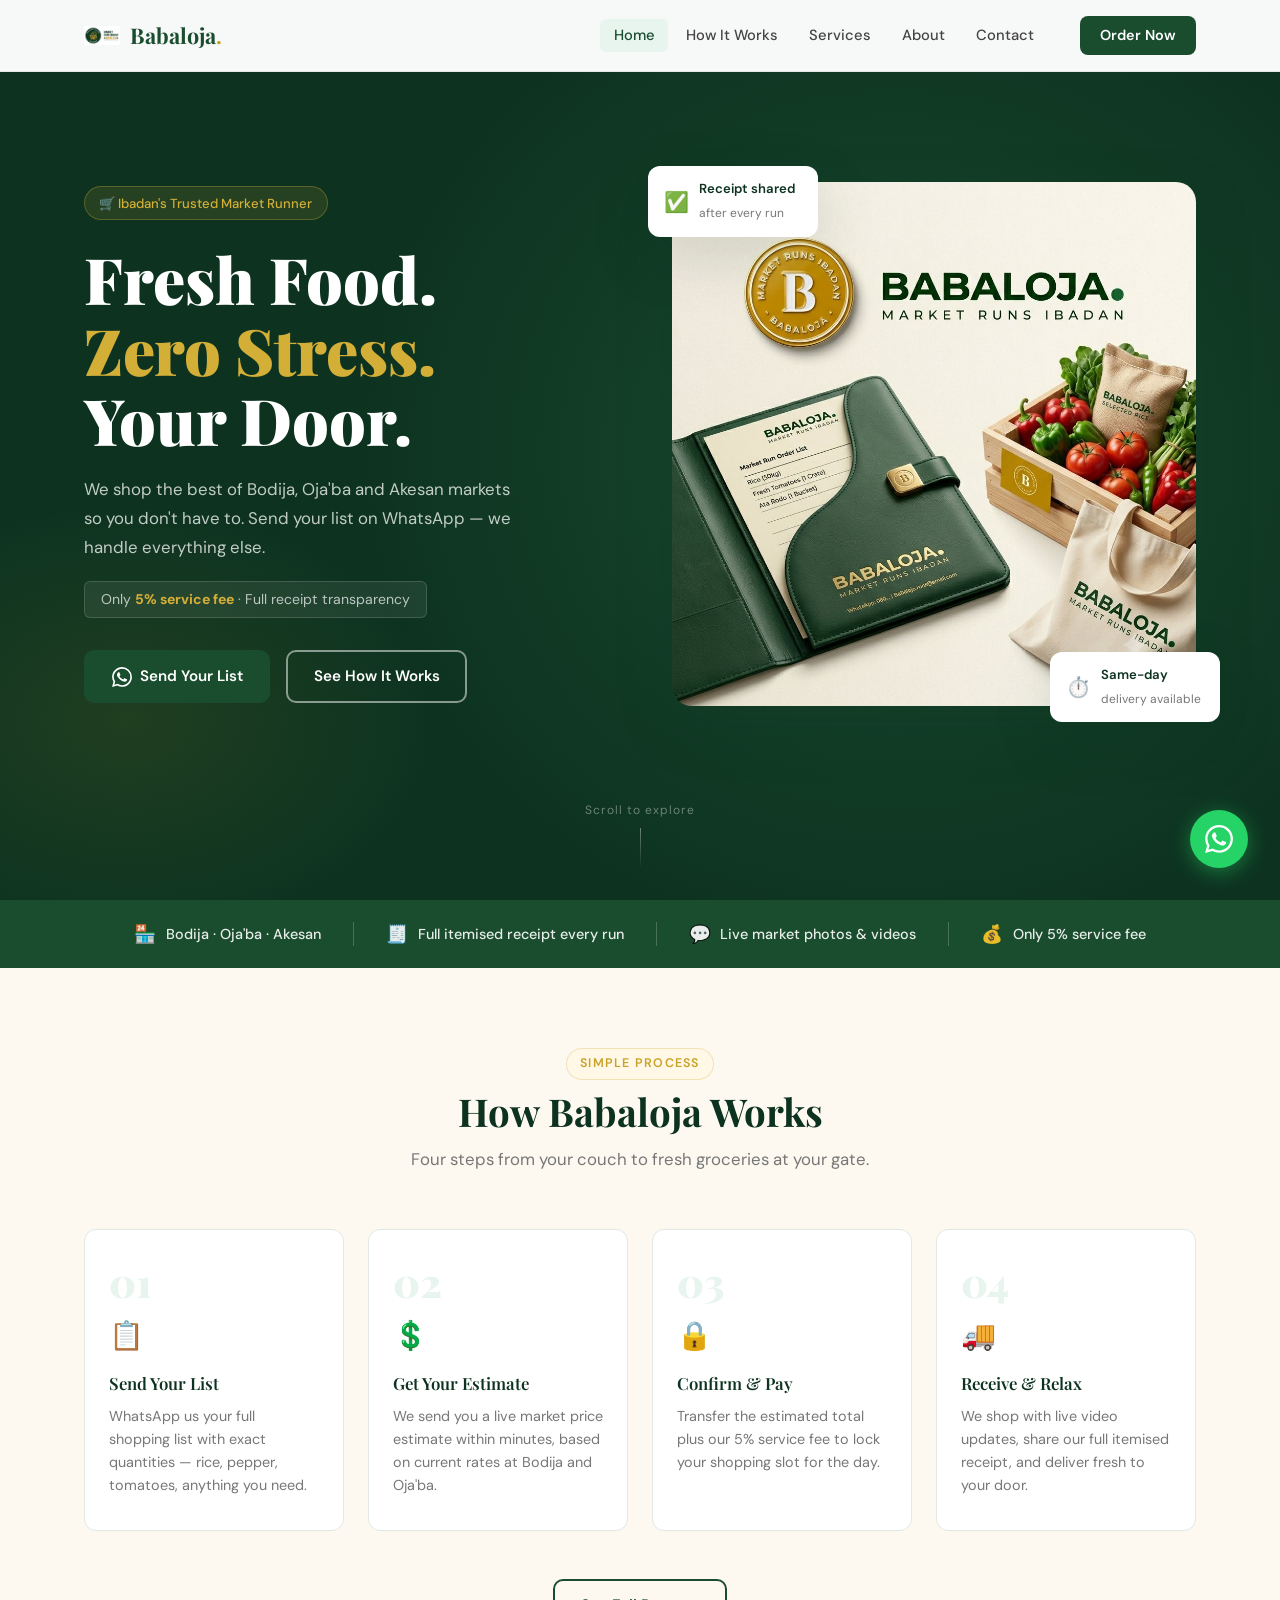
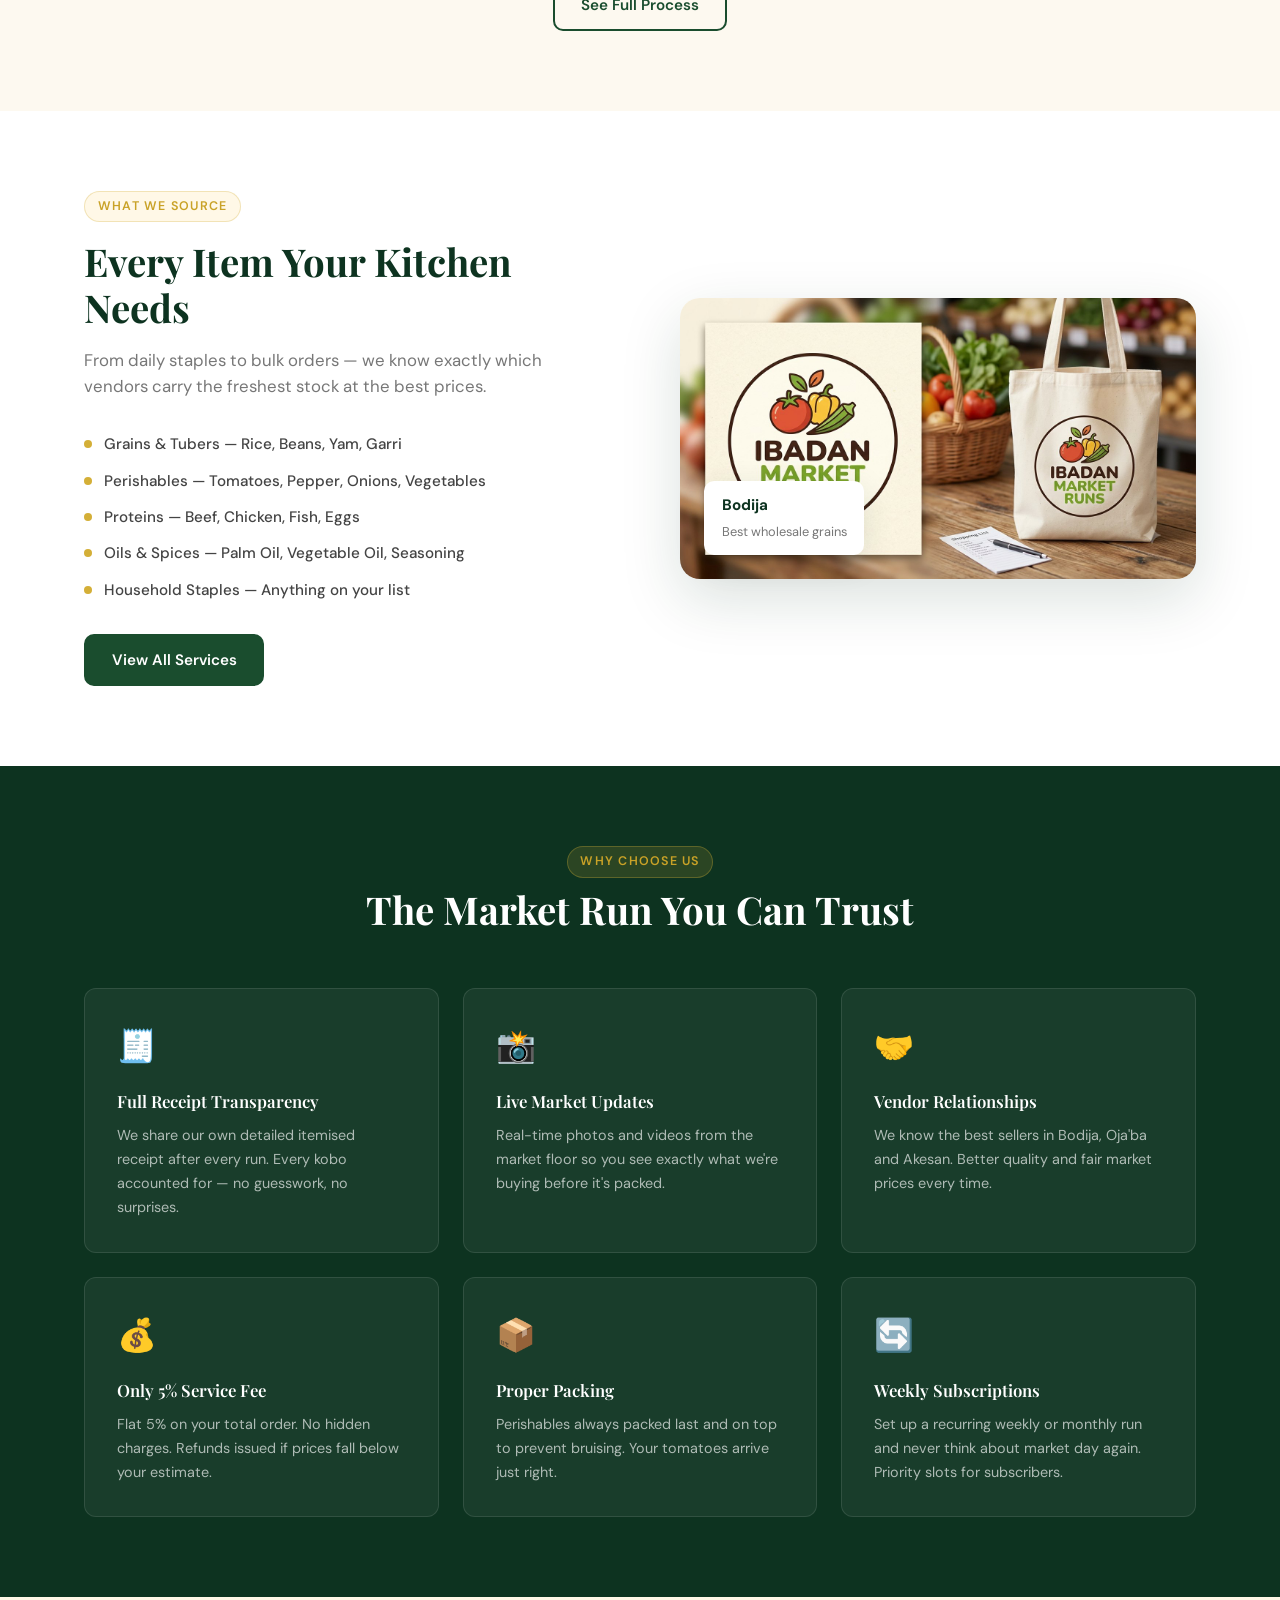
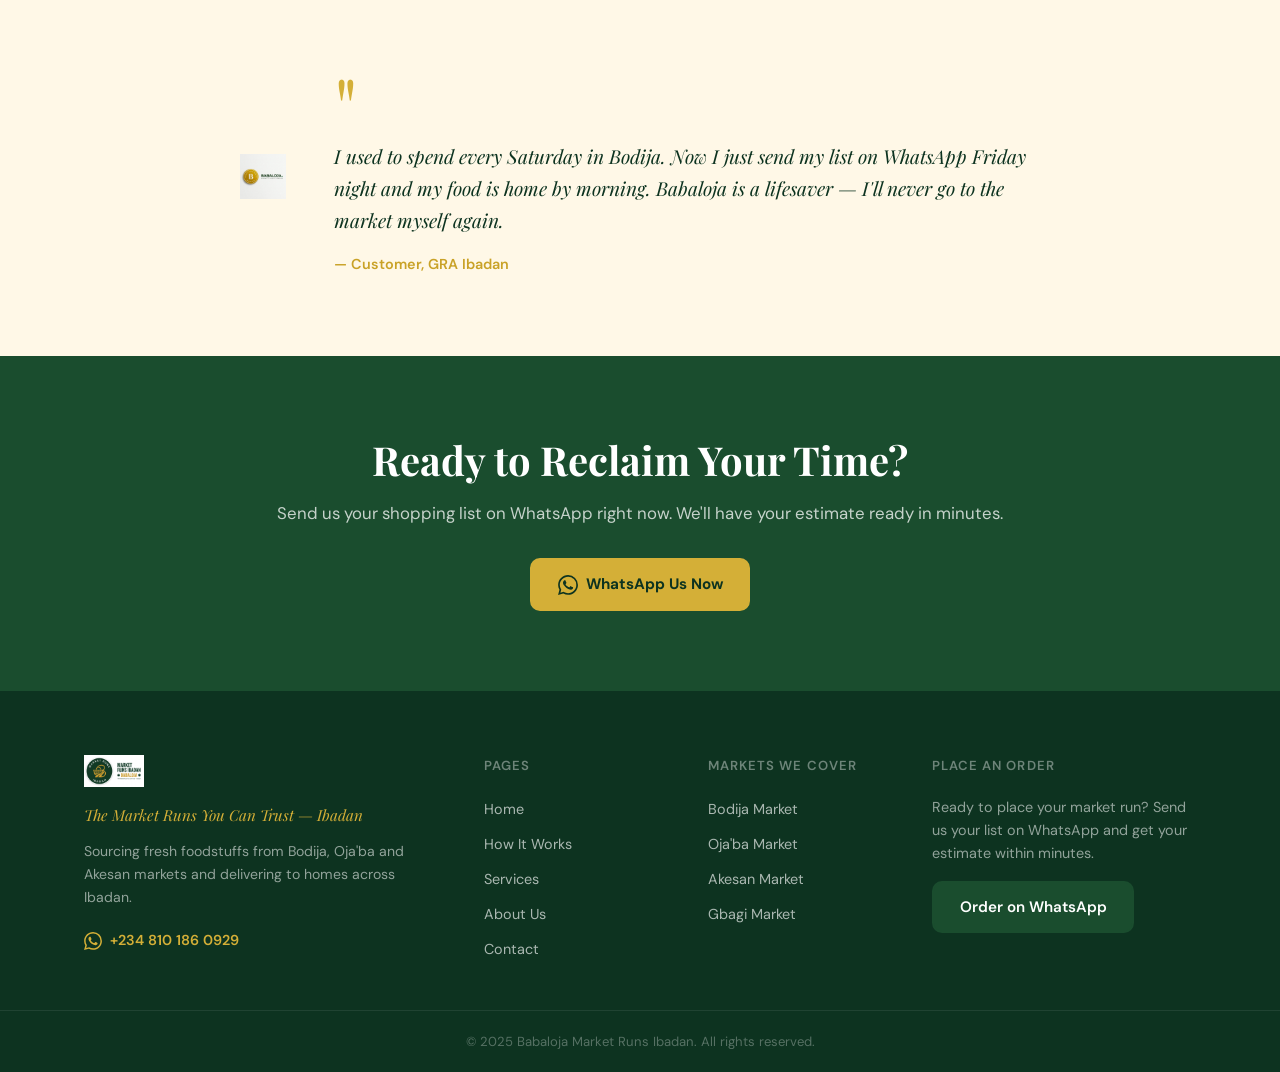
<file: index.html>
<!DOCTYPE html>
<html lang="en">
<head>
  <meta charset="UTF-8" />
  <meta name="viewport" content="width=device-width, initial-scale=1.0" />
  <title>Babaloja — Market Runs Ibadan</title>
  <meta name="description" content="Babaloja is Ibadan's trusted market shopping and delivery service. We source fresh foodstuffs from Bodija, Oja'ba and Akesan markets and deliver to your door." />
  <meta property="og:title" content="Babaloja — Market Runs Ibadan" />
  <meta property="og:description" content="Your personal market insider. Fresh food from Bodija, Oja'ba & Akesan delivered to your door." />
  <meta property="og:image" content="assets/images/brand-mockup.png" />
  <link rel="stylesheet" href="css/style.css" />
  <link rel="preconnect" href="https://fonts.googleapis.com" />
  <link rel="preconnect" href="https://fonts.gstatic.com" crossorigin />
  <link href="https://fonts.googleapis.com/css2?family=Playfair+Display:wght@400;600;700;900&family=DM+Sans:wght@300;400;500;600&display=swap" rel="stylesheet" />
</head>
<body>

  <nav class="navbar" id="navbar">
    <div class="nav-container">
      <a href="index.html" class="nav-logo">
        <img src="assets/images/logo-green.png" alt="Babaloja Logo" class="nav-logo-img" />
        <span class="nav-logo-text">Babaloja<span class="dot">.</span></span>
      </a>
      <ul class="nav-links" id="navLinks">
        <li><a href="index.html" class="active">Home</a></li>
        <li><a href="how-it-works.html">How It Works</a></li>
        <li><a href="services.html">Services</a></li>
        <li><a href="about.html">About</a></li>
        <li><a href="contact.html">Contact</a></li>
      </ul>
      <a href="https://wa.me/2348101860929" target="_blank" class="nav-cta">Order Now</a>
      <button class="hamburger" id="hamburger" aria-label="Toggle menu">
        <span></span><span></span><span></span>
      </button>
    </div>
  </nav>

  <section class="hero">
    <div class="hero-bg-pattern"></div>
    <div class="hero-container">
      <div class="hero-content">
        <span class="hero-badge">🛒 Ibadan's Trusted Market Runner</span>
        <h1 class="hero-title">
          Fresh Food.<br />
          <span class="hero-title-accent">Zero Stress.</span><br />
          Your Door.
        </h1>
        <p class="hero-subtitle">
          We shop the best of Bodija, Oja'ba and Akesan markets so you don't have to.
          Send your list on WhatsApp — we handle everything else.
        </p>
        <div class="hero-fee-badge">Only <strong>5% service fee</strong> · Full receipt transparency</div>
        <div class="hero-actions">
          <a href="https://wa.me/2348101860929?text=Hi%20Babaloja!%20I'd%20like%20to%20place%20a%20market%20run%20order." target="_blank" class="btn btn-primary">
            <svg width="20" height="20" viewBox="0 0 24 24" fill="currentColor"><path d="M17.472 14.382c-.297-.149-1.758-.867-2.03-.967-.273-.099-.471-.148-.67.15-.197.297-.767.966-.94 1.164-.173.199-.347.223-.644.075-.297-.15-1.255-.463-2.39-1.475-.883-.788-1.48-1.761-1.653-2.059-.173-.297-.018-.458.13-.606.134-.133.298-.347.446-.52.149-.174.198-.298.298-.497.099-.198.05-.371-.025-.52-.075-.149-.669-1.612-.916-2.207-.242-.579-.487-.5-.669-.51-.173-.008-.371-.01-.57-.01-.198 0-.52.074-.792.372-.272.297-1.04 1.016-1.04 2.479 0 1.462 1.065 2.875 1.213 3.074.149.198 2.096 3.2 5.077 4.487.709.306 1.262.489 1.694.625.712.227 1.36.195 1.871.118.571-.085 1.758-.719 2.006-1.413.248-.694.248-1.289.173-1.413-.074-.124-.272-.198-.57-.347m-5.421 7.403h-.004a9.87 9.87 0 01-5.031-1.378l-.361-.214-3.741.982.998-3.648-.235-.374a9.86 9.86 0 01-1.51-5.26c.001-5.45 4.436-9.884 9.888-9.884 2.64 0 5.122 1.03 6.988 2.898a9.825 9.825 0 012.893 6.994c-.003 5.45-4.437 9.884-9.885 9.884m8.413-18.297A11.815 11.815 0 0012.05 0C5.495 0 .16 5.335.157 11.892c0 2.096.547 4.142 1.588 5.945L.057 24l6.305-1.654a11.882 11.882 0 005.683 1.448h.005c6.554 0 11.89-5.335 11.893-11.893a11.821 11.821 0 00-3.48-8.413z"/></svg>
            Send Your List
          </a>
          <a href="how-it-works.html" class="btn btn-outline">See How It Works</a>
        </div>
      </div>
      <div class="hero-image">
        <div class="hero-image-wrap">
          <img src="assets/images/brand-mockup.png" alt="Babaloja Market Run" />
          <div class="hero-float-card">
            <div class="float-icon">✅</div>
            <div><strong>Receipt shared</strong><span>after every run</span></div>
          </div>
          <div class="hero-float-card card-2">
            <div class="float-icon">⏱️</div>
            <div><strong>Same-day</strong><span>delivery available</span></div>
          </div>
        </div>
      </div>
    </div>
    <div class="hero-scroll"><span>Scroll to explore</span><div class="scroll-line"></div></div>
  </section>

  <section class="trust-bar">
    <div class="trust-container">
      <div class="trust-item"><span class="trust-icon">🏪</span><span>Bodija · Oja'ba · Akesan</span></div>
      <div class="trust-divider"></div>
      <div class="trust-item"><span class="trust-icon">🧾</span><span>Full itemised receipt every run</span></div>
      <div class="trust-divider"></div>
      <div class="trust-item"><span class="trust-icon">💬</span><span>Live market photos &amp; videos</span></div>
      <div class="trust-divider"></div>
      <div class="trust-item"><span class="trust-icon">💰</span><span>Only 5% service fee</span></div>
    </div>
  </section>

  <section class="section how-preview">
    <div class="container">
      <div class="section-header">
        <span class="section-tag">Simple Process</span>
        <h2>How Babaloja Works</h2>
        <p>Four steps from your couch to fresh groceries at your gate.</p>
      </div>
      <div class="steps-grid">
        <div class="step-card"><div class="step-num">01</div><div class="step-icon">📋</div><h3>Send Your List</h3><p>WhatsApp us your full shopping list with exact quantities — rice, pepper, tomatoes, anything you need.</p></div>
        <div class="step-card"><div class="step-num">02</div><div class="step-icon">💲</div><h3>Get Your Estimate</h3><p>We send you a live market price estimate within minutes, based on current rates at Bodija and Oja'ba.</p></div>
        <div class="step-card"><div class="step-num">03</div><div class="step-icon">🔒</div><h3>Confirm &amp; Pay</h3><p>Transfer the estimated total plus our 5% service fee to lock your shopping slot for the day.</p></div>
        <div class="step-card"><div class="step-num">04</div><div class="step-icon">🚚</div><h3>Receive &amp; Relax</h3><p>We shop with live video updates, share our full itemised receipt, and deliver fresh to your door.</p></div>
      </div>
      <div class="section-cta"><a href="how-it-works.html" class="btn btn-outline-green">See Full Process</a></div>
    </div>
  </section>

  <section class="section categories-section">
    <div class="container">
      <div class="categories-layout">
        <div class="categories-text">
          <span class="section-tag">What We Source</span>
          <h2>Every Item Your Kitchen Needs</h2>
          <p>From daily staples to bulk orders — we know exactly which vendors carry the freshest stock at the best prices.</p>
          <div class="category-list">
            <div class="cat-item"><span class="cat-dot"></span>Grains &amp; Tubers — Rice, Beans, Yam, Garri</div>
            <div class="cat-item"><span class="cat-dot"></span>Perishables — Tomatoes, Pepper, Onions, Vegetables</div>
            <div class="cat-item"><span class="cat-dot"></span>Proteins — Beef, Chicken, Fish, Eggs</div>
            <div class="cat-item"><span class="cat-dot"></span>Oils &amp; Spices — Palm Oil, Vegetable Oil, Seasoning</div>
            <div class="cat-item"><span class="cat-dot"></span>Household Staples — Anything on your list</div>
          </div>
          <a href="services.html" class="btn btn-primary" style="margin-top:2rem">View All Services</a>
        </div>
        <div class="categories-image">
          <img src="assets/images/tote-market.png" alt="Ibadan Market Runs fresh produce" />
          <div class="cat-badge"><strong>Bodija</strong><span>Best wholesale grains</span></div>
        </div>
      </div>
    </div>
  </section>

  <section class="section why-section">
    <div class="container">
      <div class="section-header">
        <span class="section-tag">Why Choose Us</span>
        <h2>The Market Run You Can Trust</h2>
      </div>
      <div class="why-grid">
        <div class="why-card"><div class="why-icon">🧾</div><h3>Full Receipt Transparency</h3><p>We share our own detailed itemised receipt after every run. Every kobo accounted for — no guesswork, no surprises.</p></div>
        <div class="why-card"><div class="why-icon">📸</div><h3>Live Market Updates</h3><p>Real-time photos and videos from the market floor so you see exactly what we're buying before it's packed.</p></div>
        <div class="why-card"><div class="why-icon">🤝</div><h3>Vendor Relationships</h3><p>We know the best sellers in Bodija, Oja'ba and Akesan. Better quality and fair market prices every time.</p></div>
        <div class="why-card"><div class="why-icon">💰</div><h3>Only 5% Service Fee</h3><p>Flat 5% on your total order. No hidden charges. Refunds issued if prices fall below your estimate.</p></div>
        <div class="why-card"><div class="why-icon">📦</div><h3>Proper Packing</h3><p>Perishables always packed last and on top to prevent bruising. Your tomatoes arrive just right.</p></div>
        <div class="why-card"><div class="why-icon">🔄</div><h3>Weekly Subscriptions</h3><p>Set up a recurring weekly or monthly run and never think about market day again. Priority slots for subscribers.</p></div>
      </div>
    </div>
  </section>

  <section class="section testimonial-section">
    <div class="container">
      <div class="testimonial-wrap">
        <div class="testimonial-logo"><img src="assets/images/logo-gold.png" alt="Babaloja Logo" /></div>
        <div class="testimonial-content">
          <div class="quote-mark">"</div>
          <p class="testimonial-text">I used to spend every Saturday in Bodija. Now I just send my list on WhatsApp Friday night and my food is home by morning. Babaloja is a lifesaver — I'll never go to the market myself again.</p>
          <div class="testimonial-author">— Customer, GRA Ibadan</div>
        </div>
      </div>
    </div>
  </section>

  <section class="cta-banner">
    <div class="container">
      <div class="cta-banner-content">
        <h2>Ready to Reclaim Your Time?</h2>
        <p>Send us your shopping list on WhatsApp right now. We'll have your estimate ready in minutes.</p>
        <a href="https://wa.me/2348101860929?text=Hi%20Babaloja!%20I'd%20like%20to%20place%20a%20market%20run%20order." target="_blank" class="btn btn-gold">
          <svg width="20" height="20" viewBox="0 0 24 24" fill="currentColor"><path d="M17.472 14.382c-.297-.149-1.758-.867-2.03-.967-.273-.099-.471-.148-.67.15-.197.297-.767.966-.94 1.164-.173.199-.347.223-.644.075-.297-.15-1.255-.463-2.39-1.475-.883-.788-1.48-1.761-1.653-2.059-.173-.297-.018-.458.13-.606.134-.133.298-.347.446-.52.149-.174.198-.298.298-.497.099-.198.05-.371-.025-.52-.075-.149-.669-1.612-.916-2.207-.242-.579-.487-.5-.669-.51-.173-.008-.371-.01-.57-.01-.198 0-.52.074-.792.372-.272.297-1.04 1.016-1.04 2.479 0 1.462 1.065 2.875 1.213 3.074.149.198 2.096 3.2 5.077 4.487.709.306 1.262.489 1.694.625.712.227 1.36.195 1.871.118.571-.085 1.758-.719 2.006-1.413.248-.694.248-1.289.173-1.413-.074-.124-.272-.198-.57-.347m-5.421 7.403h-.004a9.87 9.87 0 01-5.031-1.378l-.361-.214-3.741.982.998-3.648-.235-.374a9.86 9.86 0 01-1.51-5.26c.001-5.45 4.436-9.884 9.888-9.884 2.64 0 5.122 1.03 6.988 2.898a9.825 9.825 0 012.893 6.994c-.003 5.45-4.437 9.884-9.885 9.884m8.413-18.297A11.815 11.815 0 0012.05 0C5.495 0 .16 5.335.157 11.892c0 2.096.547 4.142 1.588 5.945L.057 24l6.305-1.654a11.882 11.882 0 005.683 1.448h.005c6.554 0 11.89-5.335 11.893-11.893a11.821 11.821 0 00-3.48-8.413z"/></svg>
          WhatsApp Us Now
        </a>
      </div>
    </div>
  </section>

  <footer class="footer">
    <div class="footer-container">
      <div class="footer-brand">
        <img src="assets/images/logo-green.png" alt="Babaloja" class="footer-logo" />
        <p class="footer-tagline">The Market Runs You Can Trust — Ibadan</p>
        <p class="footer-desc">Sourcing fresh foodstuffs from Bodija, Oja'ba and Akesan markets and delivering to homes across Ibadan.</p>
        <a href="https://wa.me/2348101860929" target="_blank" class="footer-whatsapp">
          <svg width="18" height="18" viewBox="0 0 24 24" fill="currentColor"><path d="M17.472 14.382c-.297-.149-1.758-.867-2.03-.967-.273-.099-.471-.148-.67.15-.197.297-.767.966-.94 1.164-.173.199-.347.223-.644.075-.297-.15-1.255-.463-2.39-1.475-.883-.788-1.48-1.761-1.653-2.059-.173-.297-.018-.458.13-.606.134-.133.298-.347.446-.52.149-.174.198-.298.298-.497.099-.198.05-.371-.025-.52-.075-.149-.669-1.612-.916-2.207-.242-.579-.487-.5-.669-.51-.173-.008-.371-.01-.57-.01-.198 0-.52.074-.792.372-.272.297-1.04 1.016-1.04 2.479 0 1.462 1.065 2.875 1.213 3.074.149.198 2.096 3.2 5.077 4.487.709.306 1.262.489 1.694.625.712.227 1.36.195 1.871.118.571-.085 1.758-.719 2.006-1.413.248-.694.248-1.289.173-1.413-.074-.124-.272-.198-.57-.347m-5.421 7.403h-.004a9.87 9.87 0 01-5.031-1.378l-.361-.214-3.741.982.998-3.648-.235-.374a9.86 9.86 0 01-1.51-5.26c.001-5.45 4.436-9.884 9.888-9.884 2.64 0 5.122 1.03 6.988 2.898a9.825 9.825 0 012.893 6.994c-.003 5.45-4.437 9.884-9.885 9.884m8.413-18.297A11.815 11.815 0 0012.05 0C5.495 0 .16 5.335.157 11.892c0 2.096.547 4.142 1.588 5.945L.057 24l6.305-1.654a11.882 11.882 0 005.683 1.448h.005c6.554 0 11.89-5.335 11.893-11.893a11.821 11.821 0 00-3.48-8.413z"/></svg>
          +234 810 186 0929
        </a>
      </div>
      <div class="footer-links">
        <h4>Pages</h4>
        <ul>
          <li><a href="index.html">Home</a></li>
          <li><a href="how-it-works.html">How It Works</a></li>
          <li><a href="services.html">Services</a></li>
          <li><a href="about.html">About Us</a></li>
          <li><a href="contact.html">Contact</a></li>
        </ul>
      </div>
      <div class="footer-links">
        <h4>Markets We Cover</h4>
        <ul>
          <li><a href="#">Bodija Market</a></li>
          <li><a href="#">Oja'ba Market</a></li>
          <li><a href="#">Akesan Market</a></li>
          <li><a href="#">Gbagi Market</a></li>
        </ul>
      </div>
      <div class="footer-order">
        <h4>Place an Order</h4>
        <p>Ready to place your market run? Send us your list on WhatsApp and get your estimate within minutes.</p>
        <a href="https://wa.me/2348101860929?text=Hi%20Babaloja!%20I'd%20like%20to%20place%20a%20market%20run%20order." target="_blank" class="btn btn-primary" style="margin-top:1rem;display:inline-flex">Order on WhatsApp</a>
      </div>
    </div>
    <div class="footer-bottom"><p>© 2025 Babaloja Market Runs Ibadan. All rights reserved.</p></div>
  </footer>

  <a href="https://wa.me/2348101860929" target="_blank" class="wa-float" aria-label="Chat on WhatsApp">
    <svg width="28" height="28" viewBox="0 0 24 24" fill="currentColor"><path d="M17.472 14.382c-.297-.149-1.758-.867-2.03-.967-.273-.099-.471-.148-.67.15-.197.297-.767.966-.94 1.164-.173.199-.347.223-.644.075-.297-.15-1.255-.463-2.39-1.475-.883-.788-1.48-1.761-1.653-2.059-.173-.297-.018-.458.13-.606.134-.133.298-.347.446-.52.149-.174.198-.298.298-.497.099-.198.05-.371-.025-.52-.075-.149-.669-1.612-.916-2.207-.242-.579-.487-.5-.669-.51-.173-.008-.371-.01-.57-.01-.198 0-.52.074-.792.372-.272.297-1.04 1.016-1.04 2.479 0 1.462 1.065 2.875 1.213 3.074.149.198 2.096 3.2 5.077 4.487.709.306 1.262.489 1.694.625.712.227 1.36.195 1.871.118.571-.085 1.758-.719 2.006-1.413.248-.694.248-1.289.173-1.413-.074-.124-.272-.198-.57-.347m-5.421 7.403h-.004a9.87 9.87 0 01-5.031-1.378l-.361-.214-3.741.982.998-3.648-.235-.374a9.86 9.86 0 01-1.51-5.26c.001-5.45 4.436-9.884 9.888-9.884 2.64 0 5.122 1.03 6.988 2.898a9.825 9.825 0 012.893 6.994c-.003 5.45-4.437 9.884-9.885 9.884m8.413-18.297A11.815 11.815 0 0012.05 0C5.495 0 .16 5.335.157 11.892c0 2.096.547 4.142 1.588 5.945L.057 24l6.305-1.654a11.882 11.882 0 005.683 1.448h.005c6.554 0 11.89-5.335 11.893-11.893a11.821 11.821 0 00-3.48-8.413z"/></svg>
  </a>

  <script src="js/main.js"></script>
</body>
</html>
</file>
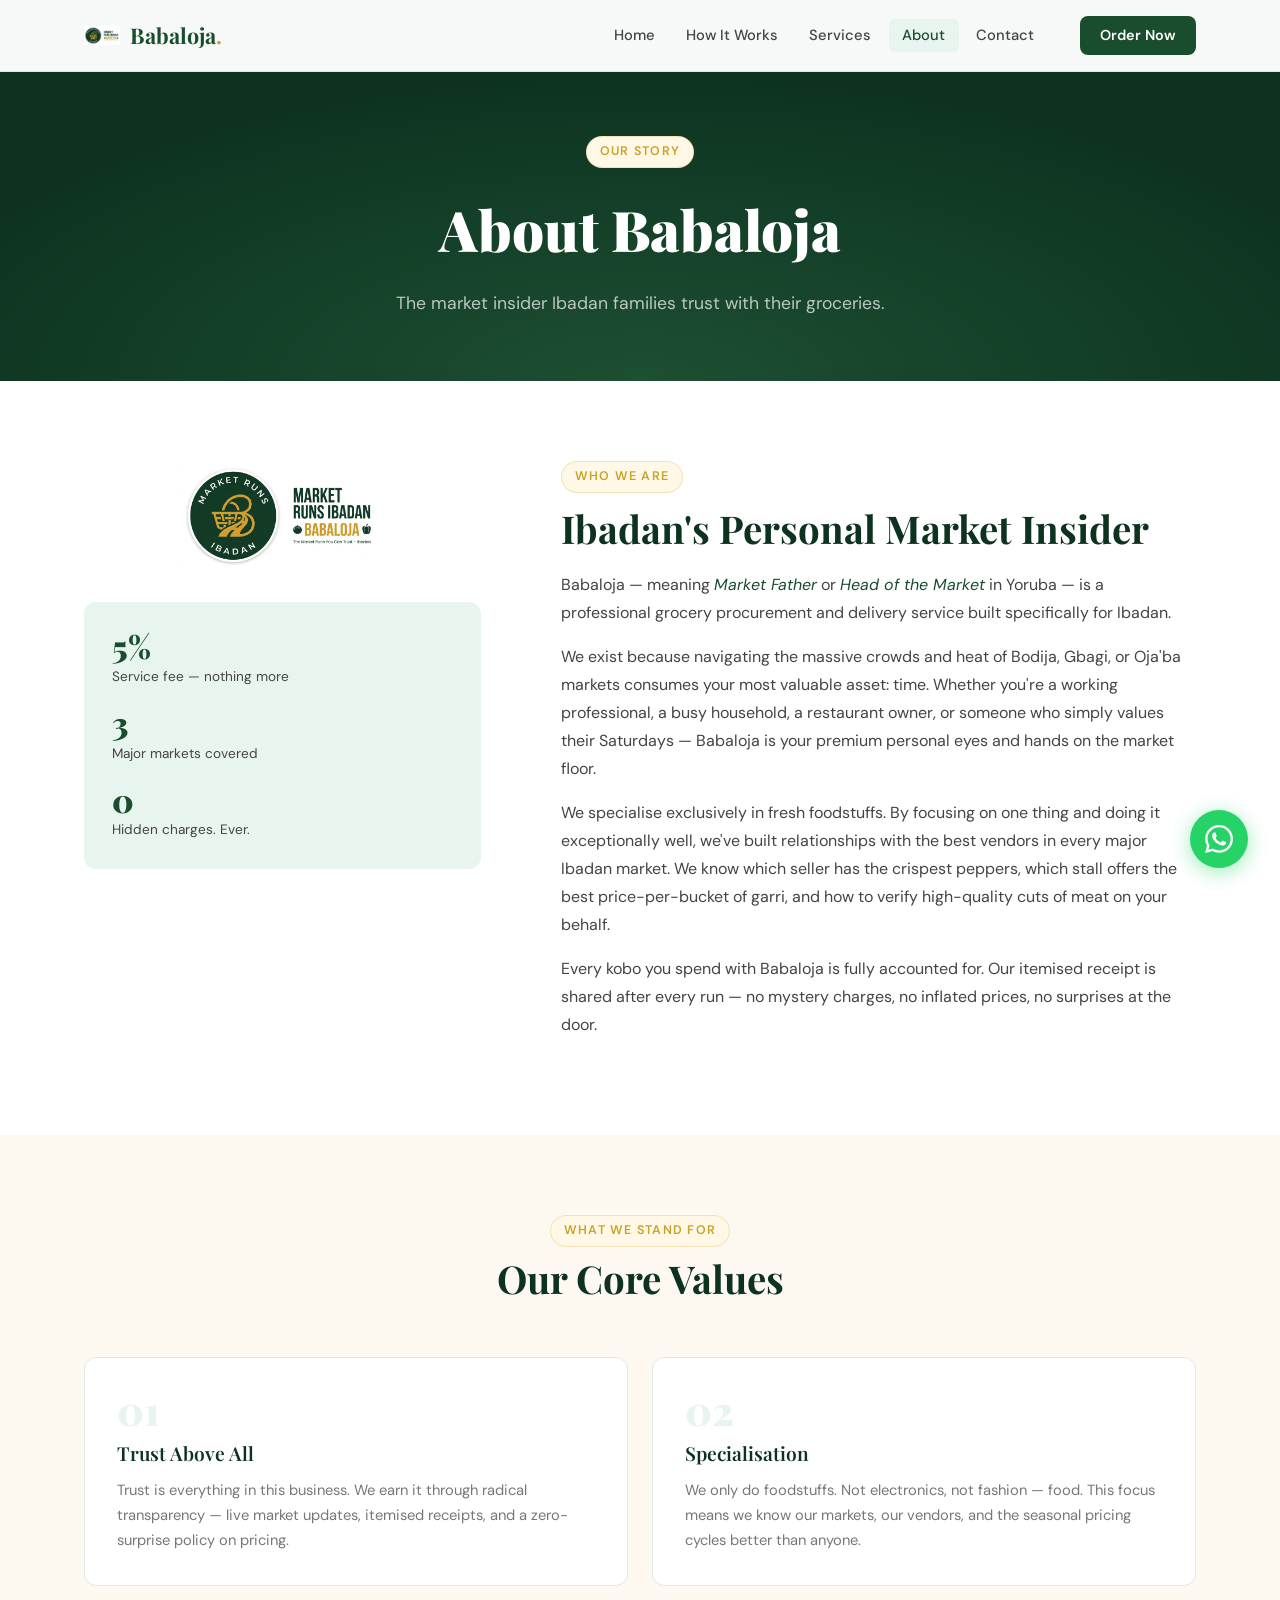
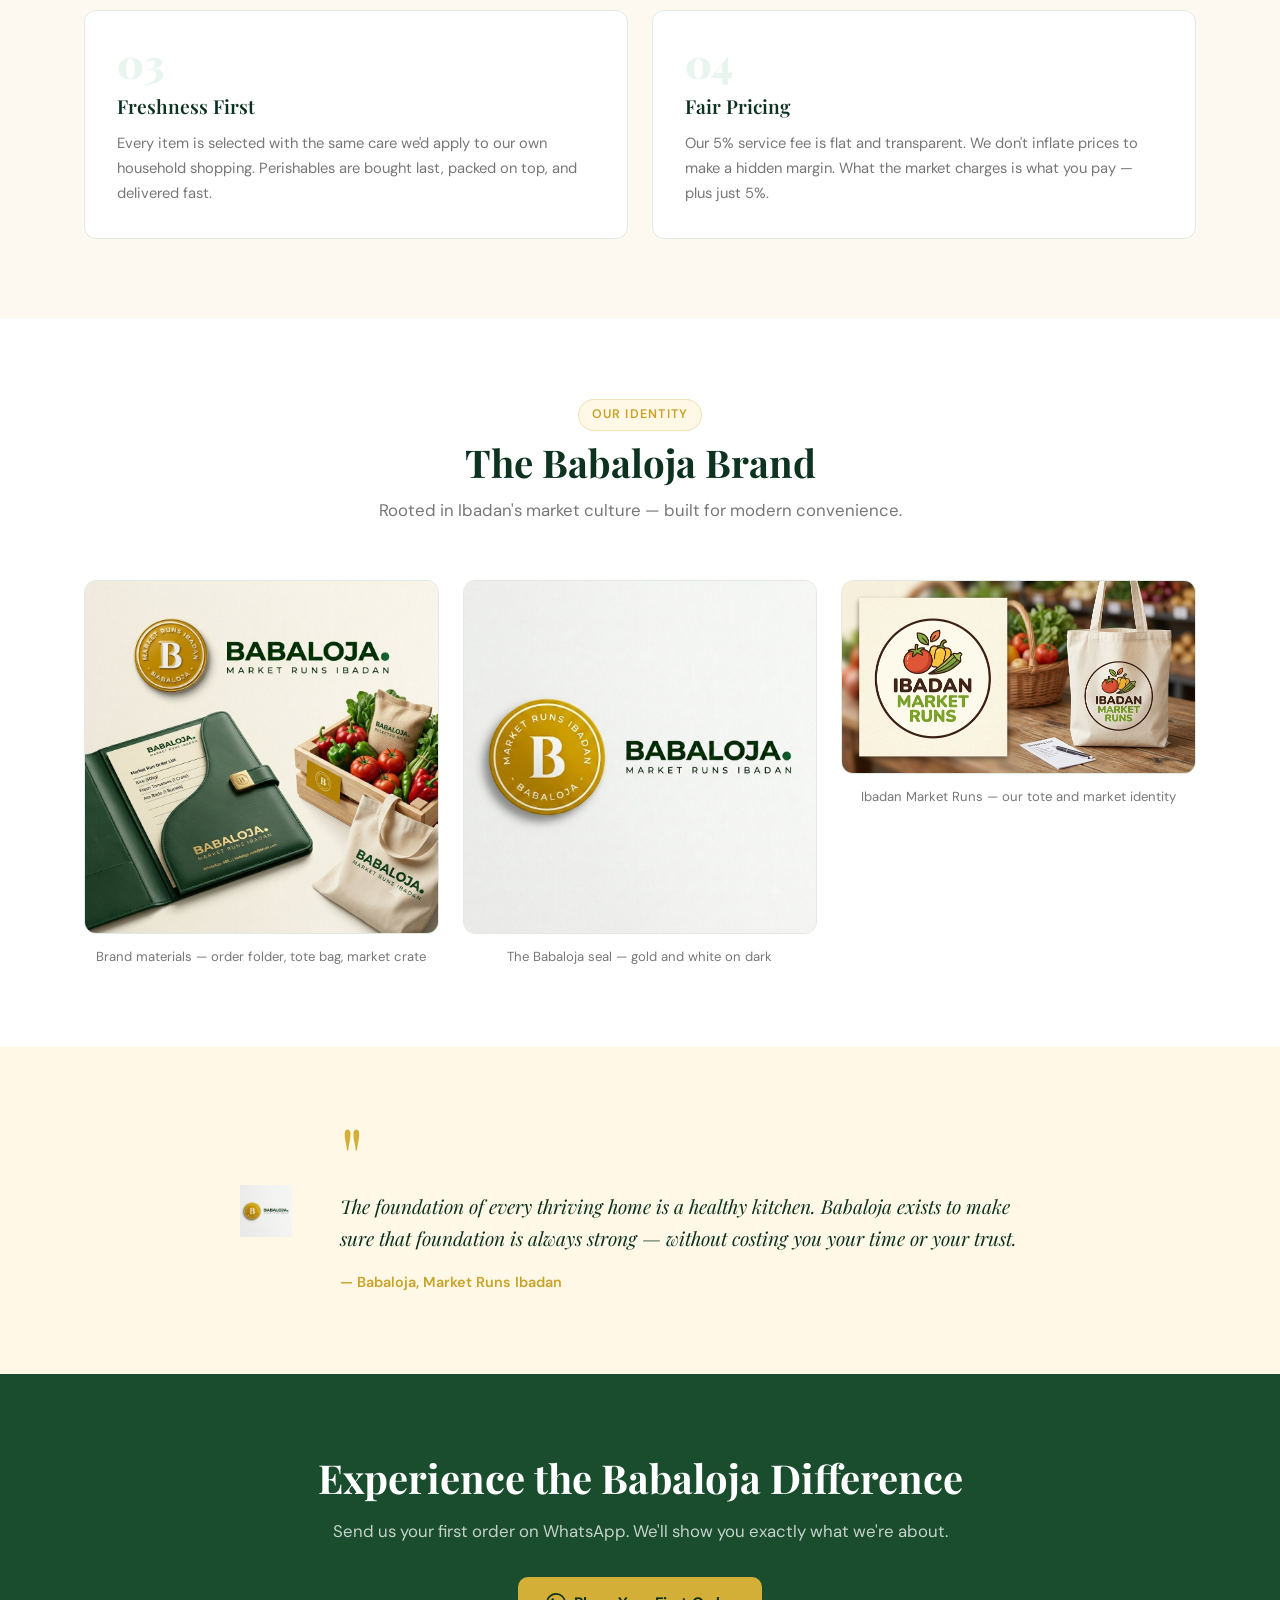
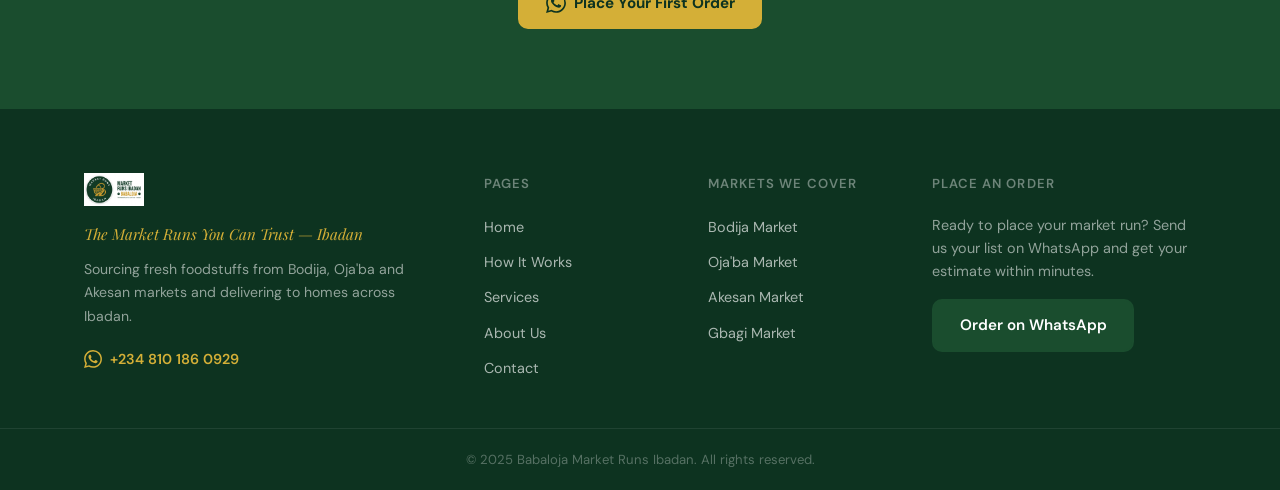
<file: about.html>
<!DOCTYPE html>
<html lang="en">
<head>
  <meta charset="UTF-8" />
  <meta name="viewport" content="width=device-width, initial-scale=1.0" />
  <title>About — Babaloja Market Runs Ibadan</title>
  <meta name="description" content="Learn about Babaloja — Ibadan's trusted market runner. Our story, our mission, and why we started." />
  <link rel="stylesheet" href="css/style.css" />
  <link rel="preconnect" href="https://fonts.googleapis.com" />
  <link rel="preconnect" href="https://fonts.gstatic.com" crossorigin />
  <link href="https://fonts.googleapis.com/css2?family=Playfair+Display:wght@400;600;700;900&family=DM+Sans:wght@300;400;500;600&display=swap" rel="stylesheet" />
</head>
<body>

  <nav class="navbar" id="navbar">
    <div class="nav-container">
      <a href="index.html" class="nav-logo">
        <img src="assets/images/logo-green.png" alt="Babaloja Logo" class="nav-logo-img" />
        <span class="nav-logo-text">Babaloja<span class="dot">.</span></span>
      </a>
      <ul class="nav-links" id="navLinks">
        <li><a href="index.html">Home</a></li>
        <li><a href="how-it-works.html">How It Works</a></li>
        <li><a href="services.html">Services</a></li>
        <li><a href="about.html" class="active">About</a></li>
        <li><a href="contact.html">Contact</a></li>
      </ul>
      <a href="https://wa.me/2348101860929" target="_blank" class="nav-cta">Order Now</a>
      <button class="hamburger" id="hamburger" aria-label="Toggle menu"><span></span><span></span><span></span></button>
    </div>
  </nav>

  <section class="page-hero">
    <div class="container">
      <span class="section-tag">Our Story</span>
      <h1>About Babaloja</h1>
      <p>The market insider Ibadan families trust with their groceries.</p>
    </div>
  </section>

  <section class="section about-story">
    <div class="container">
      <div class="about-layout">
        <div class="about-image">
          <img src="assets/images/logo-green.png" alt="Babaloja Market Runs Ibadan" class="about-logo-large" />
          <div class="about-stat-block">
            <div class="about-stat"><span class="about-stat-num">5%</span><span class="about-stat-label">Service fee — nothing more</span></div>
            <div class="about-stat"><span class="about-stat-num">3</span><span class="about-stat-label">Major markets covered</span></div>
            <div class="about-stat"><span class="about-stat-num">0</span><span class="about-stat-label">Hidden charges. Ever.</span></div>
          </div>
        </div>
        <div class="about-text">
          <span class="section-tag">Who We Are</span>
          <h2>Ibadan's Personal Market Insider</h2>
          <p>Babaloja — meaning <em>Market Father</em> or <em>Head of the Market</em> in Yoruba — is a professional grocery procurement and delivery service built specifically for Ibadan.</p>
          <p>We exist because navigating the massive crowds and heat of Bodija, Gbagi, or Oja'ba markets consumes your most valuable asset: time. Whether you're a working professional, a busy household, a restaurant owner, or someone who simply values their Saturdays — Babaloja is your premium personal eyes and hands on the market floor.</p>
          <p>We specialise exclusively in fresh foodstuffs. By focusing on one thing and doing it exceptionally well, we've built relationships with the best vendors in every major Ibadan market. We know which seller has the crispest peppers, which stall offers the best price-per-bucket of garri, and how to verify high-quality cuts of meat on your behalf.</p>
          <p>Every kobo you spend with Babaloja is fully accounted for. Our itemised receipt is shared after every run — no mystery charges, no inflated prices, no surprises at the door.</p>
        </div>
      </div>
    </div>
  </section>

  <section class="section values-section">
    <div class="container">
      <div class="section-header">
        <span class="section-tag">What We Stand For</span>
        <h2>Our Core Values</h2>
      </div>
      <div class="values-grid">
        <div class="value-card">
          <div class="value-num">01</div>
          <h3>Trust Above All</h3>
          <p>Trust is everything in this business. We earn it through radical transparency — live market updates, itemised receipts, and a zero-surprise policy on pricing.</p>
        </div>
        <div class="value-card">
          <div class="value-num">02</div>
          <h3>Specialisation</h3>
          <p>We only do foodstuffs. Not electronics, not fashion — food. This focus means we know our markets, our vendors, and the seasonal pricing cycles better than anyone.</p>
        </div>
        <div class="value-card">
          <div class="value-num">03</div>
          <h3>Freshness First</h3>
          <p>Every item is selected with the same care we'd apply to our own household shopping. Perishables are bought last, packed on top, and delivered fast.</p>
        </div>
        <div class="value-card">
          <div class="value-num">04</div>
          <h3>Fair Pricing</h3>
          <p>Our 5% service fee is flat and transparent. We don't inflate prices to make a hidden margin. What the market charges is what you pay — plus just 5%.</p>
        </div>
      </div>
    </div>
  </section>

  <section class="section brand-section">
    <div class="container">
      <div class="section-header">
        <span class="section-tag">Our Identity</span>
        <h2>The Babaloja Brand</h2>
        <p>Rooted in Ibadan's market culture — built for modern convenience.</p>
      </div>
      <div class="brand-images">
        <div class="brand-img-card">
          <img src="assets/images/brand-mockup.png" alt="Babaloja brand materials" />
          <p>Brand materials — order folder, tote bag, market crate</p>
        </div>
        <div class="brand-img-card">
          <img src="assets/images/logo-gold.png" alt="Babaloja gold logo" />
          <p>The Babaloja seal — gold and white on dark</p>
        </div>
        <div class="brand-img-card">
          <img src="assets/images/tote-market.png" alt="Ibadan Market Runs" />
          <p>Ibadan Market Runs — our tote and market identity</p>
        </div>
      </div>
    </div>
  </section>

  <section class="section testimonial-section">
    <div class="container">
      <div class="testimonial-wrap">
        <div class="testimonial-logo"><img src="assets/images/logo-gold.png" alt="Babaloja Logo" /></div>
        <div class="testimonial-content">
          <div class="quote-mark">"</div>
          <p class="testimonial-text">The foundation of every thriving home is a healthy kitchen. Babaloja exists to make sure that foundation is always strong — without costing you your time or your trust.</p>
          <div class="testimonial-author">— Babaloja, Market Runs Ibadan</div>
        </div>
      </div>
    </div>
  </section>

  <section class="cta-banner">
    <div class="container">
      <div class="cta-banner-content">
        <h2>Experience the Babaloja Difference</h2>
        <p>Send us your first order on WhatsApp. We'll show you exactly what we're about.</p>
        <a href="https://wa.me/2348101860929?text=Hi%20Babaloja!%20I'd%20like%20to%20place%20a%20market%20run%20order." target="_blank" class="btn btn-gold">
          <svg width="20" height="20" viewBox="0 0 24 24" fill="currentColor"><path d="M17.472 14.382c-.297-.149-1.758-.867-2.03-.967-.273-.099-.471-.148-.67.15-.197.297-.767.966-.94 1.164-.173.199-.347.223-.644.075-.297-.15-1.255-.463-2.39-1.475-.883-.788-1.48-1.761-1.653-2.059-.173-.297-.018-.458.13-.606.134-.133.298-.347.446-.52.149-.174.198-.298.298-.497.099-.198.05-.371-.025-.52-.075-.149-.669-1.612-.916-2.207-.242-.579-.487-.5-.669-.51-.173-.008-.371-.01-.57-.01-.198 0-.52.074-.792.372-.272.297-1.04 1.016-1.04 2.479 0 1.462 1.065 2.875 1.213 3.074.149.198 2.096 3.2 5.077 4.487.709.306 1.262.489 1.694.625.712.227 1.36.195 1.871.118.571-.085 1.758-.719 2.006-1.413.248-.694.248-1.289.173-1.413-.074-.124-.272-.198-.57-.347m-5.421 7.403h-.004a9.87 9.87 0 01-5.031-1.378l-.361-.214-3.741.982.998-3.648-.235-.374a9.86 9.86 0 01-1.51-5.26c.001-5.45 4.436-9.884 9.888-9.884 2.64 0 5.122 1.03 6.988 2.898a9.825 9.825 0 012.893 6.994c-.003 5.45-4.437 9.884-9.885 9.884m8.413-18.297A11.815 11.815 0 0012.05 0C5.495 0 .16 5.335.157 11.892c0 2.096.547 4.142 1.588 5.945L.057 24l6.305-1.654a11.882 11.882 0 005.683 1.448h.005c6.554 0 11.89-5.335 11.893-11.893a11.821 11.821 0 00-3.48-8.413z"/></svg>
          Place Your First Order
        </a>
      </div>
    </div>
  </section>

  <footer class="footer">
    <div class="footer-container">
      <div class="footer-brand">
        <img src="assets/images/logo-green.png" alt="Babaloja" class="footer-logo" />
        <p class="footer-tagline">The Market Runs You Can Trust — Ibadan</p>
        <p class="footer-desc">Sourcing fresh foodstuffs from Bodija, Oja'ba and Akesan markets and delivering to homes across Ibadan.</p>
        <a href="https://wa.me/2348101860929" target="_blank" class="footer-whatsapp">
          <svg width="18" height="18" viewBox="0 0 24 24" fill="currentColor"><path d="M17.472 14.382c-.297-.149-1.758-.867-2.03-.967-.273-.099-.471-.148-.67.15-.197.297-.767.966-.94 1.164-.173.199-.347.223-.644.075-.297-.15-1.255-.463-2.39-1.475-.883-.788-1.48-1.761-1.653-2.059-.173-.297-.018-.458.13-.606.134-.133.298-.347.446-.52.149-.174.198-.298.298-.497.099-.198.05-.371-.025-.52-.075-.149-.669-1.612-.916-2.207-.242-.579-.487-.5-.669-.51-.173-.008-.371-.01-.57-.01-.198 0-.52.074-.792.372-.272.297-1.04 1.016-1.04 2.479 0 1.462 1.065 2.875 1.213 3.074.149.198 2.096 3.2 5.077 4.487.709.306 1.262.489 1.694.625.712.227 1.36.195 1.871.118.571-.085 1.758-.719 2.006-1.413.248-.694.248-1.289.173-1.413-.074-.124-.272-.198-.57-.347m-5.421 7.403h-.004a9.87 9.87 0 01-5.031-1.378l-.361-.214-3.741.982.998-3.648-.235-.374a9.86 9.86 0 01-1.51-5.26c.001-5.45 4.436-9.884 9.888-9.884 2.64 0 5.122 1.03 6.988 2.898a9.825 9.825 0 012.893 6.994c-.003 5.45-4.437 9.884-9.885 9.884m8.413-18.297A11.815 11.815 0 0012.05 0C5.495 0 .16 5.335.157 11.892c0 2.096.547 4.142 1.588 5.945L.057 24l6.305-1.654a11.882 11.882 0 005.683 1.448h.005c6.554 0 11.89-5.335 11.893-11.893a11.821 11.821 0 00-3.48-8.413z"/></svg>
          +234 810 186 0929
        </a>
      </div>
      <div class="footer-links"><h4>Pages</h4><ul><li><a href="index.html">Home</a></li><li><a href="how-it-works.html">How It Works</a></li><li><a href="services.html">Services</a></li><li><a href="about.html">About Us</a></li><li><a href="contact.html">Contact</a></li></ul></div>
      <div class="footer-links"><h4>Markets We Cover</h4><ul><li><a href="#">Bodija Market</a></li><li><a href="#">Oja'ba Market</a></li><li><a href="#">Akesan Market</a></li><li><a href="#">Gbagi Market</a></li></ul></div>
      <div class="footer-order"><h4>Place an Order</h4><p>Ready to place your market run? Send us your list on WhatsApp and get your estimate within minutes.</p><a href="https://wa.me/2348101860929?text=Hi%20Babaloja!%20I'd%20like%20to%20place%20a%20market%20run%20order." target="_blank" class="btn btn-primary" style="margin-top:1rem;display:inline-flex">Order on WhatsApp</a></div>
    </div>
    <div class="footer-bottom"><p>© 2025 Babaloja Market Runs Ibadan. All rights reserved.</p></div>
  </footer>

  <a href="https://wa.me/2348101860929" target="_blank" class="wa-float" aria-label="Chat on WhatsApp">
    <svg width="28" height="28" viewBox="0 0 24 24" fill="currentColor"><path d="M17.472 14.382c-.297-.149-1.758-.867-2.03-.967-.273-.099-.471-.148-.67.15-.197.297-.767.966-.94 1.164-.173.199-.347.223-.644.075-.297-.15-1.255-.463-2.39-1.475-.883-.788-1.48-1.761-1.653-2.059-.173-.297-.018-.458.13-.606.134-.133.298-.347.446-.52.149-.174.198-.298.298-.497.099-.198.05-.371-.025-.52-.075-.149-.669-1.612-.916-2.207-.242-.579-.487-.5-.669-.51-.173-.008-.371-.01-.57-.01-.198 0-.52.074-.792.372-.272.297-1.04 1.016-1.04 2.479 0 1.462 1.065 2.875 1.213 3.074.149.198 2.096 3.2 5.077 4.487.709.306 1.262.489 1.694.625.712.227 1.36.195 1.871.118.571-.085 1.758-.719 2.006-1.413.248-.694.248-1.289.173-1.413-.074-.124-.272-.198-.57-.347m-5.421 7.403h-.004a9.87 9.87 0 01-5.031-1.378l-.361-.214-3.741.982.998-3.648-.235-.374a9.86 9.86 0 01-1.51-5.26c.001-5.45 4.436-9.884 9.888-9.884 2.64 0 5.122 1.03 6.988 2.898a9.825 9.825 0 012.893 6.994c-.003 5.45-4.437 9.884-9.885 9.884m8.413-18.297A11.815 11.815 0 0012.05 0C5.495 0 .16 5.335.157 11.892c0 2.096.547 4.142 1.588 5.945L.057 24l6.305-1.654a11.882 11.882 0 005.683 1.448h.005c6.554 0 11.89-5.335 11.893-11.893a11.821 11.821 0 00-3.48-8.413z"/></svg>
  </a>
  <script src="js/main.js"></script>
</body>
</html>
</file>
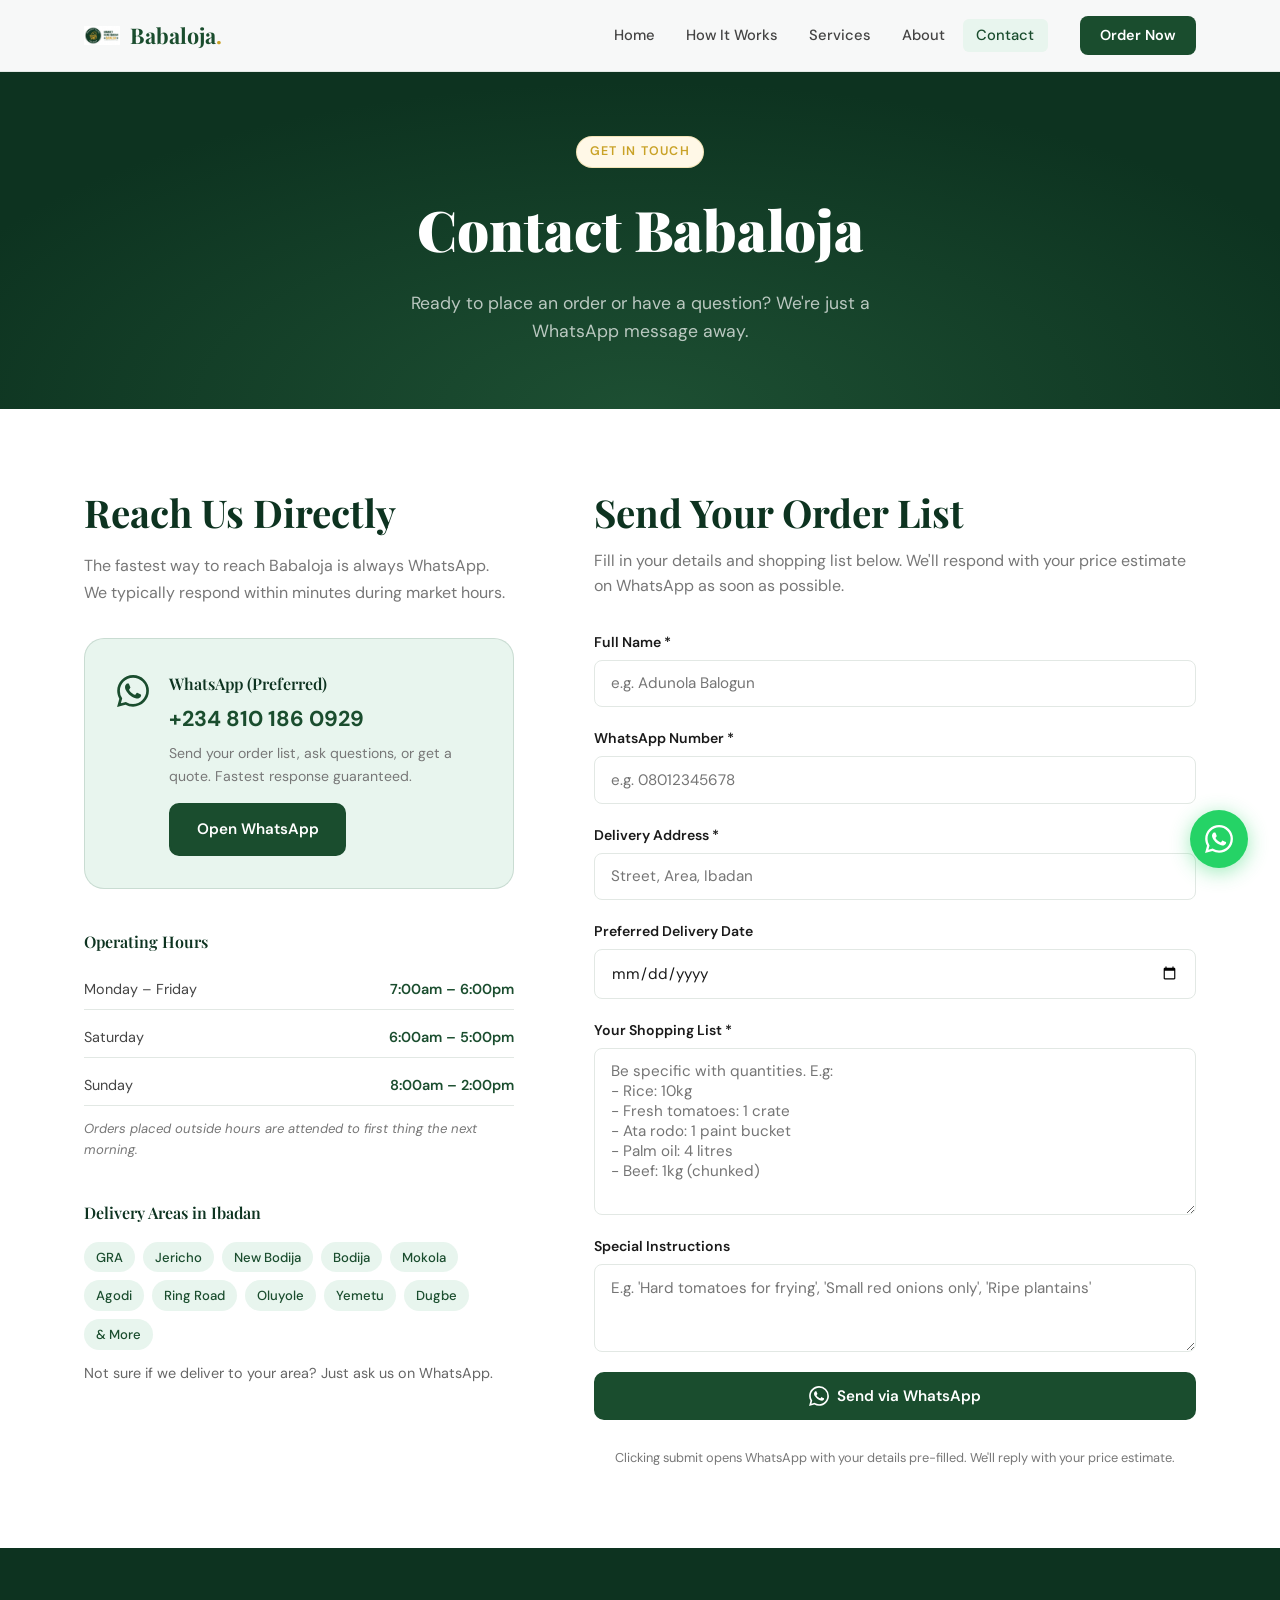
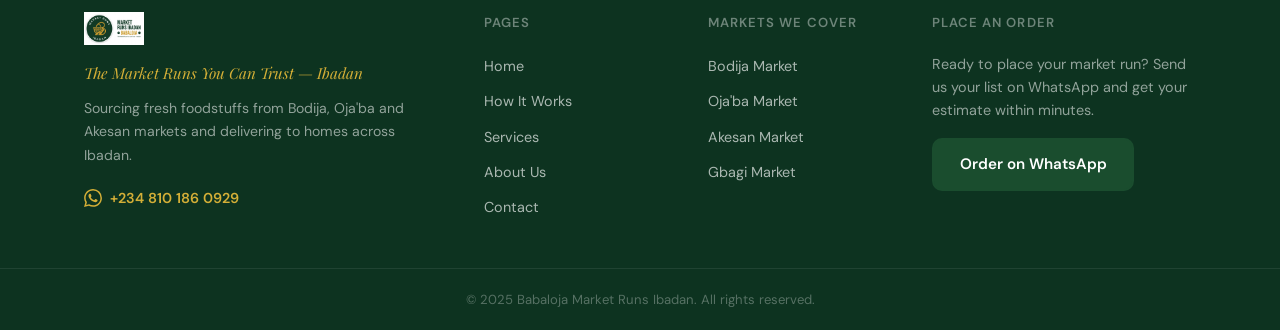
<file: contact.html>
<!DOCTYPE html>
<html lang="en">
<head>
  <meta charset="UTF-8" />
  <meta name="viewport" content="width=device-width, initial-scale=1.0" />
  <title>Contact — Babaloja Market Runs Ibadan</title>
  <meta name="description" content="Contact Babaloja to place your market run order or ask us any questions. We're on WhatsApp — +2348101860929." />
  <link rel="stylesheet" href="css/style.css" />
  <link rel="preconnect" href="https://fonts.googleapis.com" />
  <link rel="preconnect" href="https://fonts.gstatic.com" crossorigin />
  <link href="https://fonts.googleapis.com/css2?family=Playfair+Display:wght@400;600;700;900&family=DM+Sans:wght@300;400;500;600&display=swap" rel="stylesheet" />
</head>
<body>

  <nav class="navbar" id="navbar">
    <div class="nav-container">
      <a href="index.html" class="nav-logo">
        <img src="assets/images/logo-green.png" alt="Babaloja Logo" class="nav-logo-img" />
        <span class="nav-logo-text">Babaloja<span class="dot">.</span></span>
      </a>
      <ul class="nav-links" id="navLinks">
        <li><a href="index.html">Home</a></li>
        <li><a href="how-it-works.html">How It Works</a></li>
        <li><a href="services.html">Services</a></li>
        <li><a href="about.html">About</a></li>
        <li><a href="contact.html" class="active">Contact</a></li>
      </ul>
      <a href="https://wa.me/2348101860929" target="_blank" class="nav-cta">Order Now</a>
      <button class="hamburger" id="hamburger" aria-label="Toggle menu"><span></span><span></span><span></span></button>
    </div>
  </nav>

  <section class="page-hero">
    <div class="container">
      <span class="section-tag">Get In Touch</span>
      <h1>Contact Babaloja</h1>
      <p>Ready to place an order or have a question? We're just a WhatsApp message away.</p>
    </div>
  </section>

  <section class="section contact-section">
    <div class="container">
      <div class="contact-layout">

        <div class="contact-info">
          <h2>Reach Us Directly</h2>
          <p>The fastest way to reach Babaloja is always WhatsApp. We typically respond within minutes during market hours.</p>

          <div class="contact-card primary-contact">
            <div class="contact-card-icon">
              <svg width="32" height="32" viewBox="0 0 24 24" fill="currentColor"><path d="M17.472 14.382c-.297-.149-1.758-.867-2.03-.967-.273-.099-.471-.148-.67.15-.197.297-.767.966-.94 1.164-.173.199-.347.223-.644.075-.297-.15-1.255-.463-2.39-1.475-.883-.788-1.48-1.761-1.653-2.059-.173-.297-.018-.458.13-.606.134-.133.298-.347.446-.52.149-.174.198-.298.298-.497.099-.198.05-.371-.025-.52-.075-.149-.669-1.612-.916-2.207-.242-.579-.487-.5-.669-.51-.173-.008-.371-.01-.57-.01-.198 0-.52.074-.792.372-.272.297-1.04 1.016-1.04 2.479 0 1.462 1.065 2.875 1.213 3.074.149.198 2.096 3.2 5.077 4.487.709.306 1.262.489 1.694.625.712.227 1.36.195 1.871.118.571-.085 1.758-.719 2.006-1.413.248-.694.248-1.289.173-1.413-.074-.124-.272-.198-.57-.347m-5.421 7.403h-.004a9.87 9.87 0 01-5.031-1.378l-.361-.214-3.741.982.998-3.648-.235-.374a9.86 9.86 0 01-1.51-5.26c.001-5.45 4.436-9.884 9.888-9.884 2.64 0 5.122 1.03 6.988 2.898a9.825 9.825 0 012.893 6.994c-.003 5.45-4.437 9.884-9.885 9.884m8.413-18.297A11.815 11.815 0 0012.05 0C5.495 0 .16 5.335.157 11.892c0 2.096.547 4.142 1.588 5.945L.057 24l6.305-1.654a11.882 11.882 0 005.683 1.448h.005c6.554 0 11.89-5.335 11.893-11.893a11.821 11.821 0 00-3.48-8.413z"/></svg>
            </div>
            <div class="contact-card-body">
              <h3>WhatsApp (Preferred)</h3>
              <a href="https://wa.me/2348101860929" target="_blank" class="contact-link">+234 810 186 0929</a>
              <p>Send your order list, ask questions, or get a quote. Fastest response guaranteed.</p>
              <a href="https://wa.me/2348101860929?text=Hi%20Babaloja!%20I'd%20like%20to%20place%20a%20market%20run%20order." target="_blank" class="btn btn-primary" style="margin-top:1rem">Open WhatsApp</a>
            </div>
          </div>

          <div class="contact-hours">
            <h3>Operating Hours</h3>
            <div class="hours-grid">
              <div class="hours-row"><span>Monday – Friday</span><span class="hours-time">7:00am – 6:00pm</span></div>
              <div class="hours-row"><span>Saturday</span><span class="hours-time">6:00am – 5:00pm</span></div>
              <div class="hours-row"><span>Sunday</span><span class="hours-time">8:00am – 2:00pm</span></div>
            </div>
            <p class="hours-note">Orders placed outside hours are attended to first thing the next morning.</p>
          </div>

          <div class="contact-areas">
            <h3>Delivery Areas in Ibadan</h3>
            <div class="areas-list">
              <span class="area-tag">GRA</span>
              <span class="area-tag">Jericho</span>
              <span class="area-tag">New Bodija</span>
              <span class="area-tag">Bodija</span>
              <span class="area-tag">Mokola</span>
              <span class="area-tag">Agodi</span>
              <span class="area-tag">Ring Road</span>
              <span class="area-tag">Oluyole</span>
              <span class="area-tag">Yemetu</span>
              <span class="area-tag">Dugbe</span>
              <span class="area-tag">& More</span>
            </div>
            <p style="margin-top:0.75rem;font-size:0.9rem;color:#666;">Not sure if we deliver to your area? Just ask us on WhatsApp.</p>
          </div>
        </div>

        <div class="contact-order-form">
          <h2>Send Your Order List</h2>
          <p>Fill in your details and shopping list below. We'll respond with your price estimate on WhatsApp as soon as possible.</p>
          <form class="order-form" id="orderForm">
            <div class="form-group">
              <label for="fullname">Full Name *</label>
              <input type="text" id="fullname" name="fullname" placeholder="e.g. Adunola Balogun" required />
            </div>
            <div class="form-group">
              <label for="phone">WhatsApp Number *</label>
              <input type="tel" id="phone" name="phone" placeholder="e.g. 08012345678" required />
            </div>
            <div class="form-group">
              <label for="address">Delivery Address *</label>
              <input type="text" id="address" name="address" placeholder="Street, Area, Ibadan" required />
            </div>
            <div class="form-group">
              <label for="delivery_date">Preferred Delivery Date</label>
              <input type="date" id="delivery_date" name="delivery_date" />
            </div>
            <div class="form-group">
              <label for="shopping_list">Your Shopping List *</label>
              <textarea id="shopping_list" name="shopping_list" rows="7" placeholder="Be specific with quantities. E.g:&#10;- Rice: 10kg&#10;- Fresh tomatoes: 1 crate&#10;- Ata rodo: 1 paint bucket&#10;- Palm oil: 4 litres&#10;- Beef: 1kg (chunked)" required></textarea>
            </div>
            <div class="form-group">
              <label for="notes">Special Instructions</label>
              <textarea id="notes" name="notes" rows="3" placeholder="E.g. 'Hard tomatoes for frying', 'Small red onions only', 'Ripe plantains'"></textarea>
            </div>
            <button type="submit" class="btn btn-primary btn-full">
              <svg width="20" height="20" viewBox="0 0 24 24" fill="currentColor"><path d="M17.472 14.382c-.297-.149-1.758-.867-2.03-.967-.273-.099-.471-.148-.67.15-.197.297-.767.966-.94 1.164-.173.199-.347.223-.644.075-.297-.15-1.255-.463-2.39-1.475-.883-.788-1.48-1.761-1.653-2.059-.173-.297-.018-.458.13-.606.134-.133.298-.347.446-.52.149-.174.198-.298.298-.497.099-.198.05-.371-.025-.52-.075-.149-.669-1.612-.916-2.207-.242-.579-.487-.5-.669-.51-.173-.008-.371-.01-.57-.01-.198 0-.52.074-.792.372-.272.297-1.04 1.016-1.04 2.479 0 1.462 1.065 2.875 1.213 3.074.149.198 2.096 3.2 5.077 4.487.709.306 1.262.489 1.694.625.712.227 1.36.195 1.871.118.571-.085 1.758-.719 2.006-1.413.248-.694.248-1.289.173-1.413-.074-.124-.272-.198-.57-.347m-5.421 7.403h-.004a9.87 9.87 0 01-5.031-1.378l-.361-.214-3.741.982.998-3.648-.235-.374a9.86 9.86 0 01-1.51-5.26c.001-5.45 4.436-9.884 9.888-9.884 2.64 0 5.122 1.03 6.988 2.898a9.825 9.825 0 012.893 6.994c-.003 5.45-4.437 9.884-9.885 9.884m8.413-18.297A11.815 11.815 0 0012.05 0C5.495 0 .16 5.335.157 11.892c0 2.096.547 4.142 1.588 5.945L.057 24l6.305-1.654a11.882 11.882 0 005.683 1.448h.005c6.554 0 11.89-5.335 11.893-11.893a11.821 11.821 0 00-3.48-8.413z"/></svg>
              Send via WhatsApp
            </button>
            <p class="form-note">Clicking submit opens WhatsApp with your details pre-filled. We'll reply with your price estimate.</p>
          </form>
        </div>

      </div>
    </div>
  </section>

  <footer class="footer">
    <div class="footer-container">
      <div class="footer-brand">
        <img src="assets/images/logo-green.png" alt="Babaloja" class="footer-logo" />
        <p class="footer-tagline">The Market Runs You Can Trust — Ibadan</p>
        <p class="footer-desc">Sourcing fresh foodstuffs from Bodija, Oja'ba and Akesan markets and delivering to homes across Ibadan.</p>
        <a href="https://wa.me/2348101860929" target="_blank" class="footer-whatsapp">
          <svg width="18" height="18" viewBox="0 0 24 24" fill="currentColor"><path d="M17.472 14.382c-.297-.149-1.758-.867-2.03-.967-.273-.099-.471-.148-.67.15-.197.297-.767.966-.94 1.164-.173.199-.347.223-.644.075-.297-.15-1.255-.463-2.39-1.475-.883-.788-1.48-1.761-1.653-2.059-.173-.297-.018-.458.13-.606.134-.133.298-.347.446-.52.149-.174.198-.298.298-.497.099-.198.05-.371-.025-.52-.075-.149-.669-1.612-.916-2.207-.242-.579-.487-.5-.669-.51-.173-.008-.371-.01-.57-.01-.198 0-.52.074-.792.372-.272.297-1.04 1.016-1.04 2.479 0 1.462 1.065 2.875 1.213 3.074.149.198 2.096 3.2 5.077 4.487.709.306 1.262.489 1.694.625.712.227 1.36.195 1.871.118.571-.085 1.758-.719 2.006-1.413.248-.694.248-1.289.173-1.413-.074-.124-.272-.198-.57-.347m-5.421 7.403h-.004a9.87 9.87 0 01-5.031-1.378l-.361-.214-3.741.982.998-3.648-.235-.374a9.86 9.86 0 01-1.51-5.26c.001-5.45 4.436-9.884 9.888-9.884 2.64 0 5.122 1.03 6.988 2.898a9.825 9.825 0 012.893 6.994c-.003 5.45-4.437 9.884-9.885 9.884m8.413-18.297A11.815 11.815 0 0012.05 0C5.495 0 .16 5.335.157 11.892c0 2.096.547 4.142 1.588 5.945L.057 24l6.305-1.654a11.882 11.882 0 005.683 1.448h.005c6.554 0 11.89-5.335 11.893-11.893a11.821 11.821 0 00-3.48-8.413z"/></svg>
          +234 810 186 0929
        </a>
      </div>
      <div class="footer-links"><h4>Pages</h4><ul><li><a href="index.html">Home</a></li><li><a href="how-it-works.html">How It Works</a></li><li><a href="services.html">Services</a></li><li><a href="about.html">About Us</a></li><li><a href="contact.html">Contact</a></li></ul></div>
      <div class="footer-links"><h4>Markets We Cover</h4><ul><li><a href="#">Bodija Market</a></li><li><a href="#">Oja'ba Market</a></li><li><a href="#">Akesan Market</a></li><li><a href="#">Gbagi Market</a></li></ul></div>
      <div class="footer-order"><h4>Place an Order</h4><p>Ready to place your market run? Send us your list on WhatsApp and get your estimate within minutes.</p><a href="https://wa.me/2348101860929?text=Hi%20Babaloja!%20I'd%20like%20to%20place%20a%20market%20run%20order." target="_blank" class="btn btn-primary" style="margin-top:1rem;display:inline-flex">Order on WhatsApp</a></div>
    </div>
    <div class="footer-bottom"><p>© 2025 Babaloja Market Runs Ibadan. All rights reserved.</p></div>
  </footer>

  <a href="https://wa.me/2348101860929" target="_blank" class="wa-float" aria-label="Chat on WhatsApp">
    <svg width="28" height="28" viewBox="0 0 24 24" fill="currentColor"><path d="M17.472 14.382c-.297-.149-1.758-.867-2.03-.967-.273-.099-.471-.148-.67.15-.197.297-.767.966-.94 1.164-.173.199-.347.223-.644.075-.297-.15-1.255-.463-2.39-1.475-.883-.788-1.48-1.761-1.653-2.059-.173-.297-.018-.458.13-.606.134-.133.298-.347.446-.52.149-.174.198-.298.298-.497.099-.198.05-.371-.025-.52-.075-.149-.669-1.612-.916-2.207-.242-.579-.487-.5-.669-.51-.173-.008-.371-.01-.57-.01-.198 0-.52.074-.792.372-.272.297-1.04 1.016-1.04 2.479 0 1.462 1.065 2.875 1.213 3.074.149.198 2.096 3.2 5.077 4.487.709.306 1.262.489 1.694.625.712.227 1.36.195 1.871.118.571-.085 1.758-.719 2.006-1.413.248-.694.248-1.289.173-1.413-.074-.124-.272-.198-.57-.347m-5.421 7.403h-.004a9.87 9.87 0 01-5.031-1.378l-.361-.214-3.741.982.998-3.648-.235-.374a9.86 9.86 0 01-1.51-5.26c.001-5.45 4.436-9.884 9.888-9.884 2.64 0 5.122 1.03 6.988 2.898a9.825 9.825 0 012.893 6.994c-.003 5.45-4.437 9.884-9.885 9.884m8.413-18.297A11.815 11.815 0 0012.05 0C5.495 0 .16 5.335.157 11.892c0 2.096.547 4.142 1.588 5.945L.057 24l6.305-1.654a11.882 11.882 0 005.683 1.448h.005c6.554 0 11.89-5.335 11.893-11.893a11.821 11.821 0 00-3.48-8.413z"/></svg>
  </a>
  <script src="js/main.js"></script>
</body>
</html>
</file>
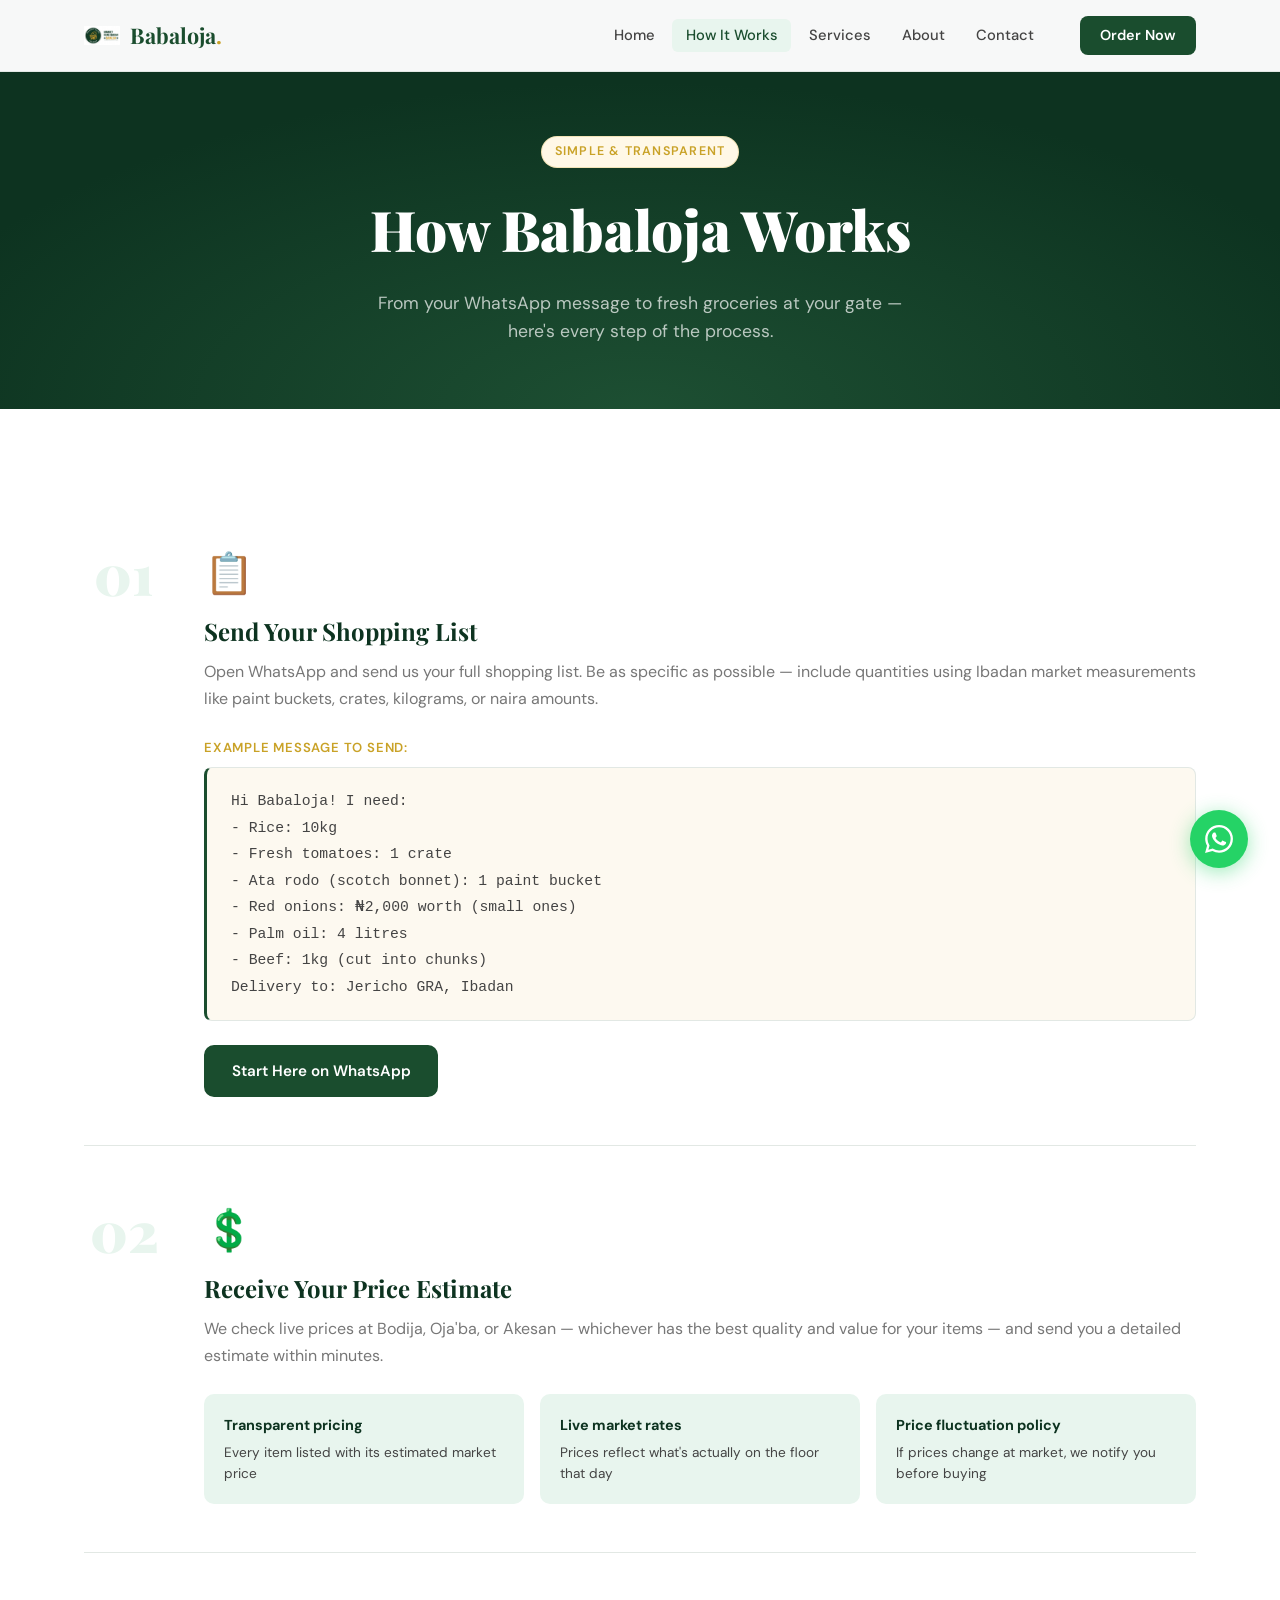
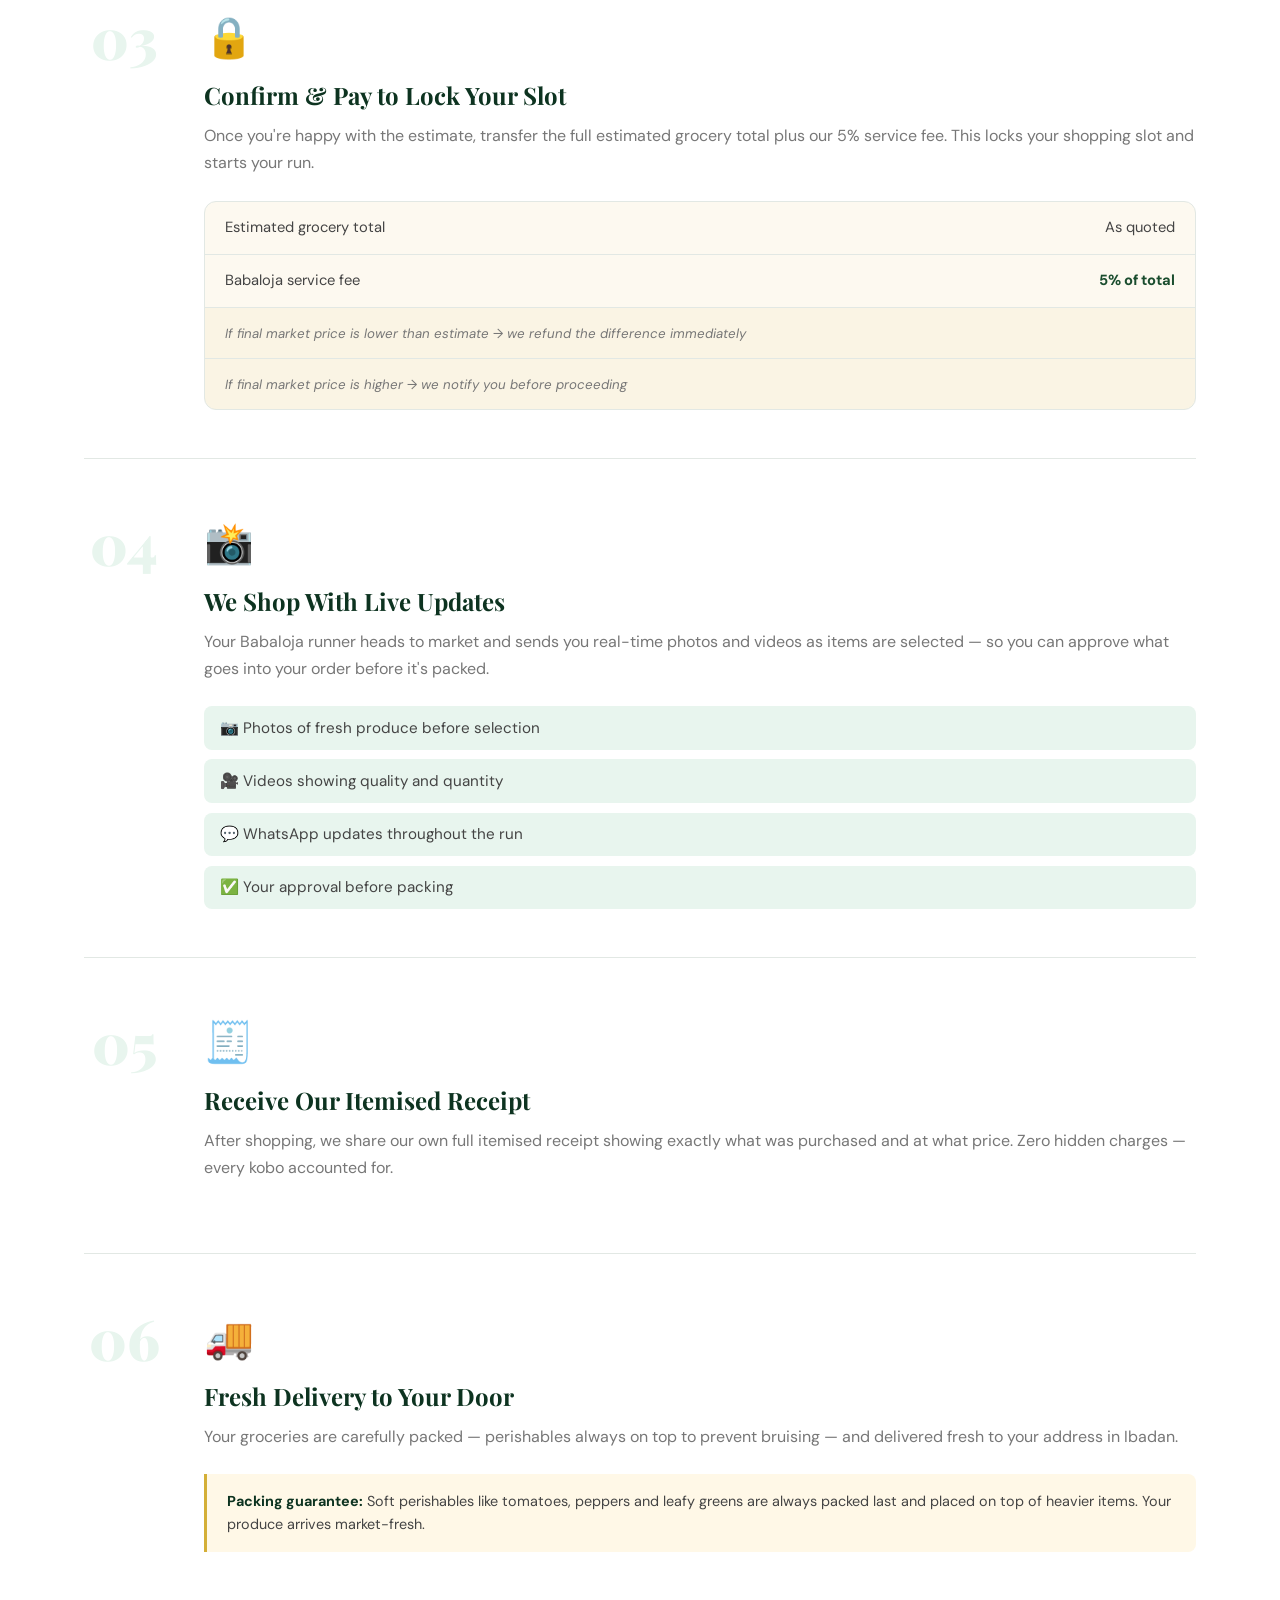
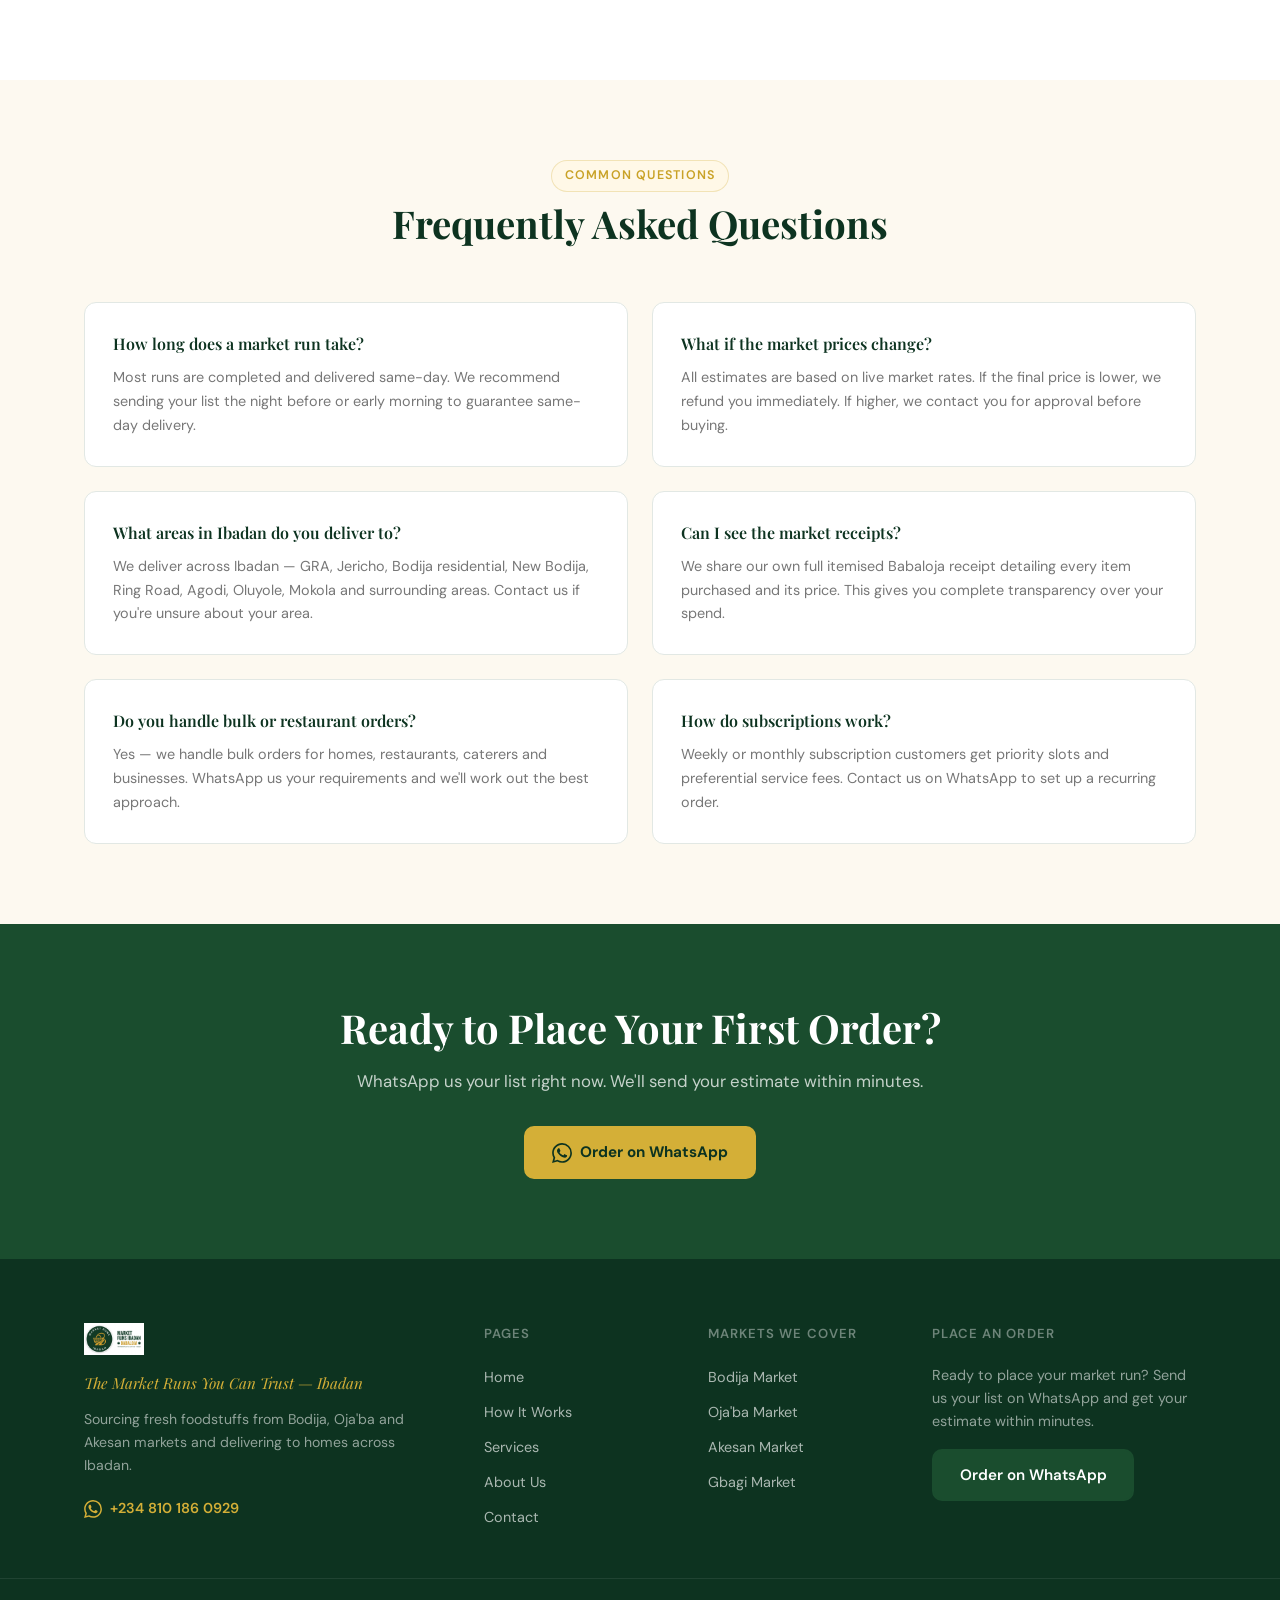
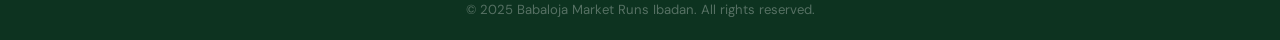
<file: how-it-works.html>
<!DOCTYPE html>
<html lang="en">
<head>
  <meta charset="UTF-8" />
  <meta name="viewport" content="width=device-width, initial-scale=1.0" />
  <title>How It Works — Babaloja Market Runs Ibadan</title>
  <meta name="description" content="See exactly how Babaloja's market run service works — from WhatsApp order to fresh food delivered to your door in Ibadan." />
  <link rel="stylesheet" href="css/style.css" />
  <link rel="preconnect" href="https://fonts.googleapis.com" />
  <link rel="preconnect" href="https://fonts.gstatic.com" crossorigin />
  <link href="https://fonts.googleapis.com/css2?family=Playfair+Display:wght@400;600;700;900&family=DM+Sans:wght@300;400;500;600&display=swap" rel="stylesheet" />
</head>
<body>

  <nav class="navbar" id="navbar">
    <div class="nav-container">
      <a href="index.html" class="nav-logo">
        <img src="assets/images/logo-green.png" alt="Babaloja Logo" class="nav-logo-img" />
        <span class="nav-logo-text">Babaloja<span class="dot">.</span></span>
      </a>
      <ul class="nav-links" id="navLinks">
        <li><a href="index.html">Home</a></li>
        <li><a href="how-it-works.html" class="active">How It Works</a></li>
        <li><a href="services.html">Services</a></li>
        <li><a href="about.html">About</a></li>
        <li><a href="contact.html">Contact</a></li>
      </ul>
      <a href="https://wa.me/2348101860929" target="_blank" class="nav-cta">Order Now</a>
      <button class="hamburger" id="hamburger" aria-label="Toggle menu"><span></span><span></span><span></span></button>
    </div>
  </nav>

  <section class="page-hero">
    <div class="container">
      <span class="section-tag">Simple &amp; Transparent</span>
      <h1>How Babaloja Works</h1>
      <p>From your WhatsApp message to fresh groceries at your gate — here's every step of the process.</p>
    </div>
  </section>

  <section class="section">
    <div class="container">
      <div class="process-timeline">

        <div class="process-step">
          <div class="process-step-num">01</div>
          <div class="process-step-content">
            <div class="process-icon">📋</div>
            <h2>Send Your Shopping List</h2>
            <p>Open WhatsApp and send us your full shopping list. Be as specific as possible — include quantities using Ibadan market measurements like paint buckets, crates, kilograms, or naira amounts.</p>
            <div class="process-example">
              <div class="example-label">Example message to send:</div>
              <div class="example-box">
                Hi Babaloja! I need:<br/>
                - Rice: 10kg<br/>
                - Fresh tomatoes: 1 crate<br/>
                - Ata rodo (scotch bonnet): 1 paint bucket<br/>
                - Red onions: ₦2,000 worth (small ones)<br/>
                - Palm oil: 4 litres<br/>
                - Beef: 1kg (cut into chunks)<br/>
                Delivery to: Jericho GRA, Ibadan
              </div>
            </div>
            <a href="https://wa.me/2348101860929?text=Hi%20Babaloja!%20I'd%20like%20to%20place%20a%20market%20run%20order." target="_blank" class="btn btn-primary" style="margin-top:1.5rem">Start Here on WhatsApp</a>
          </div>
        </div>

        <div class="process-step">
          <div class="process-step-num">02</div>
          <div class="process-step-content">
            <div class="process-icon">💲</div>
            <h2>Receive Your Price Estimate</h2>
            <p>We check live prices at Bodija, Oja'ba, or Akesan — whichever has the best quality and value for your items — and send you a detailed estimate within minutes.</p>
            <div class="info-cards">
              <div class="info-card">
                <strong>Transparent pricing</strong>
                <p>Every item listed with its estimated market price</p>
              </div>
              <div class="info-card">
                <strong>Live market rates</strong>
                <p>Prices reflect what's actually on the floor that day</p>
              </div>
              <div class="info-card">
                <strong>Price fluctuation policy</strong>
                <p>If prices change at market, we notify you before buying</p>
              </div>
            </div>
          </div>
        </div>

        <div class="process-step">
          <div class="process-step-num">03</div>
          <div class="process-step-content">
            <div class="process-icon">🔒</div>
            <h2>Confirm &amp; Pay to Lock Your Slot</h2>
            <p>Once you're happy with the estimate, transfer the full estimated grocery total plus our 5% service fee. This locks your shopping slot and starts your run.</p>
            <div class="fee-breakdown">
              <div class="fee-row">
                <span>Estimated grocery total</span>
                <span>As quoted</span>
              </div>
              <div class="fee-row">
                <span>Babaloja service fee</span>
                <span class="fee-gold">5% of total</span>
              </div>
              <div class="fee-row fee-note">
                <span>If final market price is lower than estimate → we refund the difference immediately</span>
              </div>
              <div class="fee-row fee-note">
                <span>If final market price is higher → we notify you before proceeding</span>
              </div>
            </div>
          </div>
        </div>

        <div class="process-step">
          <div class="process-step-num">04</div>
          <div class="process-step-content">
            <div class="process-icon">📸</div>
            <h2>We Shop With Live Updates</h2>
            <p>Your Babaloja runner heads to market and sends you real-time photos and videos as items are selected — so you can approve what goes into your order before it's packed.</p>
            <div class="update-list">
              <div class="update-item">📷 Photos of fresh produce before selection</div>
              <div class="update-item">🎥 Videos showing quality and quantity</div>
              <div class="update-item">💬 WhatsApp updates throughout the run</div>
              <div class="update-item">✅ Your approval before packing</div>
            </div>
          </div>
        </div>

        <div class="process-step">
          <div class="process-step-num">05</div>
          <div class="process-step-content">
            <div class="process-icon">🧾</div>
            <h2>Receive Our Itemised Receipt</h2>
            <p>After shopping, we share our own full itemised receipt showing exactly what was purchased and at what price. Zero hidden charges — every kobo accounted for.</p>
          </div>
        </div>

        <div class="process-step">
          <div class="process-step-num">06</div>
          <div class="process-step-content">
            <div class="process-icon">🚚</div>
            <h2>Fresh Delivery to Your Door</h2>
            <p>Your groceries are carefully packed — perishables always on top to prevent bruising — and delivered fresh to your address in Ibadan.</p>
            <div class="delivery-note">
              <strong>Packing guarantee:</strong> Soft perishables like tomatoes, peppers and leafy greens are always packed last and placed on top of heavier items. Your produce arrives market-fresh.
            </div>
          </div>
        </div>

      </div>
    </div>
  </section>

  <section class="section faq-section">
    <div class="container">
      <div class="section-header">
        <span class="section-tag">Common Questions</span>
        <h2>Frequently Asked Questions</h2>
      </div>
      <div class="faq-grid">
        <div class="faq-item">
          <h3>How long does a market run take?</h3>
          <p>Most runs are completed and delivered same-day. We recommend sending your list the night before or early morning to guarantee same-day delivery.</p>
        </div>
        <div class="faq-item">
          <h3>What if the market prices change?</h3>
          <p>All estimates are based on live market rates. If the final price is lower, we refund you immediately. If higher, we contact you for approval before buying.</p>
        </div>
        <div class="faq-item">
          <h3>What areas in Ibadan do you deliver to?</h3>
          <p>We deliver across Ibadan — GRA, Jericho, Bodija residential, New Bodija, Ring Road, Agodi, Oluyole, Mokola and surrounding areas. Contact us if you're unsure about your area.</p>
        </div>
        <div class="faq-item">
          <h3>Can I see the market receipts?</h3>
          <p>We share our own full itemised Babaloja receipt detailing every item purchased and its price. This gives you complete transparency over your spend.</p>
        </div>
        <div class="faq-item">
          <h3>Do you handle bulk or restaurant orders?</h3>
          <p>Yes — we handle bulk orders for homes, restaurants, caterers and businesses. WhatsApp us your requirements and we'll work out the best approach.</p>
        </div>
        <div class="faq-item">
          <h3>How do subscriptions work?</h3>
          <p>Weekly or monthly subscription customers get priority slots and preferential service fees. Contact us on WhatsApp to set up a recurring order.</p>
        </div>
      </div>
    </div>
  </section>

  <section class="cta-banner">
    <div class="container">
      <div class="cta-banner-content">
        <h2>Ready to Place Your First Order?</h2>
        <p>WhatsApp us your list right now. We'll send your estimate within minutes.</p>
        <a href="https://wa.me/2348101860929?text=Hi%20Babaloja!%20I'd%20like%20to%20place%20a%20market%20run%20order." target="_blank" class="btn btn-gold">
          <svg width="20" height="20" viewBox="0 0 24 24" fill="currentColor"><path d="M17.472 14.382c-.297-.149-1.758-.867-2.03-.967-.273-.099-.471-.148-.67.15-.197.297-.767.966-.94 1.164-.173.199-.347.223-.644.075-.297-.15-1.255-.463-2.39-1.475-.883-.788-1.48-1.761-1.653-2.059-.173-.297-.018-.458.13-.606.134-.133.298-.347.446-.52.149-.174.198-.298.298-.497.099-.198.05-.371-.025-.52-.075-.149-.669-1.612-.916-2.207-.242-.579-.487-.5-.669-.51-.173-.008-.371-.01-.57-.01-.198 0-.52.074-.792.372-.272.297-1.04 1.016-1.04 2.479 0 1.462 1.065 2.875 1.213 3.074.149.198 2.096 3.2 5.077 4.487.709.306 1.262.489 1.694.625.712.227 1.36.195 1.871.118.571-.085 1.758-.719 2.006-1.413.248-.694.248-1.289.173-1.413-.074-.124-.272-.198-.57-.347m-5.421 7.403h-.004a9.87 9.87 0 01-5.031-1.378l-.361-.214-3.741.982.998-3.648-.235-.374a9.86 9.86 0 01-1.51-5.26c.001-5.45 4.436-9.884 9.888-9.884 2.64 0 5.122 1.03 6.988 2.898a9.825 9.825 0 012.893 6.994c-.003 5.45-4.437 9.884-9.885 9.884m8.413-18.297A11.815 11.815 0 0012.05 0C5.495 0 .16 5.335.157 11.892c0 2.096.547 4.142 1.588 5.945L.057 24l6.305-1.654a11.882 11.882 0 005.683 1.448h.005c6.554 0 11.89-5.335 11.893-11.893a11.821 11.821 0 00-3.48-8.413z"/></svg>
          Order on WhatsApp
        </a>
      </div>
    </div>
  </section>

  <footer class="footer">
    <div class="footer-container">
      <div class="footer-brand">
        <img src="assets/images/logo-green.png" alt="Babaloja" class="footer-logo" />
        <p class="footer-tagline">The Market Runs You Can Trust — Ibadan</p>
        <p class="footer-desc">Sourcing fresh foodstuffs from Bodija, Oja'ba and Akesan markets and delivering to homes across Ibadan.</p>
        <a href="https://wa.me/2348101860929" target="_blank" class="footer-whatsapp">
          <svg width="18" height="18" viewBox="0 0 24 24" fill="currentColor"><path d="M17.472 14.382c-.297-.149-1.758-.867-2.03-.967-.273-.099-.471-.148-.67.15-.197.297-.767.966-.94 1.164-.173.199-.347.223-.644.075-.297-.15-1.255-.463-2.39-1.475-.883-.788-1.48-1.761-1.653-2.059-.173-.297-.018-.458.13-.606.134-.133.298-.347.446-.52.149-.174.198-.298.298-.497.099-.198.05-.371-.025-.52-.075-.149-.669-1.612-.916-2.207-.242-.579-.487-.5-.669-.51-.173-.008-.371-.01-.57-.01-.198 0-.52.074-.792.372-.272.297-1.04 1.016-1.04 2.479 0 1.462 1.065 2.875 1.213 3.074.149.198 2.096 3.2 5.077 4.487.709.306 1.262.489 1.694.625.712.227 1.36.195 1.871.118.571-.085 1.758-.719 2.006-1.413.248-.694.248-1.289.173-1.413-.074-.124-.272-.198-.57-.347m-5.421 7.403h-.004a9.87 9.87 0 01-5.031-1.378l-.361-.214-3.741.982.998-3.648-.235-.374a9.86 9.86 0 01-1.51-5.26c.001-5.45 4.436-9.884 9.888-9.884 2.64 0 5.122 1.03 6.988 2.898a9.825 9.825 0 012.893 6.994c-.003 5.45-4.437 9.884-9.885 9.884m8.413-18.297A11.815 11.815 0 0012.05 0C5.495 0 .16 5.335.157 11.892c0 2.096.547 4.142 1.588 5.945L.057 24l6.305-1.654a11.882 11.882 0 005.683 1.448h.005c6.554 0 11.89-5.335 11.893-11.893a11.821 11.821 0 00-3.48-8.413z"/></svg>
          +234 810 186 0929
        </a>
      </div>
      <div class="footer-links"><h4>Pages</h4><ul><li><a href="index.html">Home</a></li><li><a href="how-it-works.html">How It Works</a></li><li><a href="services.html">Services</a></li><li><a href="about.html">About Us</a></li><li><a href="contact.html">Contact</a></li></ul></div>
      <div class="footer-links"><h4>Markets We Cover</h4><ul><li><a href="#">Bodija Market</a></li><li><a href="#">Oja'ba Market</a></li><li><a href="#">Akesan Market</a></li><li><a href="#">Gbagi Market</a></li></ul></div>
      <div class="footer-order"><h4>Place an Order</h4><p>Ready to place your market run? Send us your list on WhatsApp and get your estimate within minutes.</p><a href="https://wa.me/2348101860929?text=Hi%20Babaloja!%20I'd%20like%20to%20place%20a%20market%20run%20order." target="_blank" class="btn btn-primary" style="margin-top:1rem;display:inline-flex">Order on WhatsApp</a></div>
    </div>
    <div class="footer-bottom"><p>© 2025 Babaloja Market Runs Ibadan. All rights reserved.</p></div>
  </footer>

  <a href="https://wa.me/2348101860929" target="_blank" class="wa-float" aria-label="Chat on WhatsApp">
    <svg width="28" height="28" viewBox="0 0 24 24" fill="currentColor"><path d="M17.472 14.382c-.297-.149-1.758-.867-2.03-.967-.273-.099-.471-.148-.67.15-.197.297-.767.966-.94 1.164-.173.199-.347.223-.644.075-.297-.15-1.255-.463-2.39-1.475-.883-.788-1.48-1.761-1.653-2.059-.173-.297-.018-.458.13-.606.134-.133.298-.347.446-.52.149-.174.198-.298.298-.497.099-.198.05-.371-.025-.52-.075-.149-.669-1.612-.916-2.207-.242-.579-.487-.5-.669-.51-.173-.008-.371-.01-.57-.01-.198 0-.52.074-.792.372-.272.297-1.04 1.016-1.04 2.479 0 1.462 1.065 2.875 1.213 3.074.149.198 2.096 3.2 5.077 4.487.709.306 1.262.489 1.694.625.712.227 1.36.195 1.871.118.571-.085 1.758-.719 2.006-1.413.248-.694.248-1.289.173-1.413-.074-.124-.272-.198-.57-.347m-5.421 7.403h-.004a9.87 9.87 0 01-5.031-1.378l-.361-.214-3.741.982.998-3.648-.235-.374a9.86 9.86 0 01-1.51-5.26c.001-5.45 4.436-9.884 9.888-9.884 2.64 0 5.122 1.03 6.988 2.898a9.825 9.825 0 012.893 6.994c-.003 5.45-4.437 9.884-9.885 9.884m8.413-18.297A11.815 11.815 0 0012.05 0C5.495 0 .16 5.335.157 11.892c0 2.096.547 4.142 1.588 5.945L.057 24l6.305-1.654a11.882 11.882 0 005.683 1.448h.005c6.554 0 11.89-5.335 11.893-11.893a11.821 11.821 0 00-3.48-8.413z"/></svg>
  </a>
  <script src="js/main.js"></script>
</body>
</html>
</file>
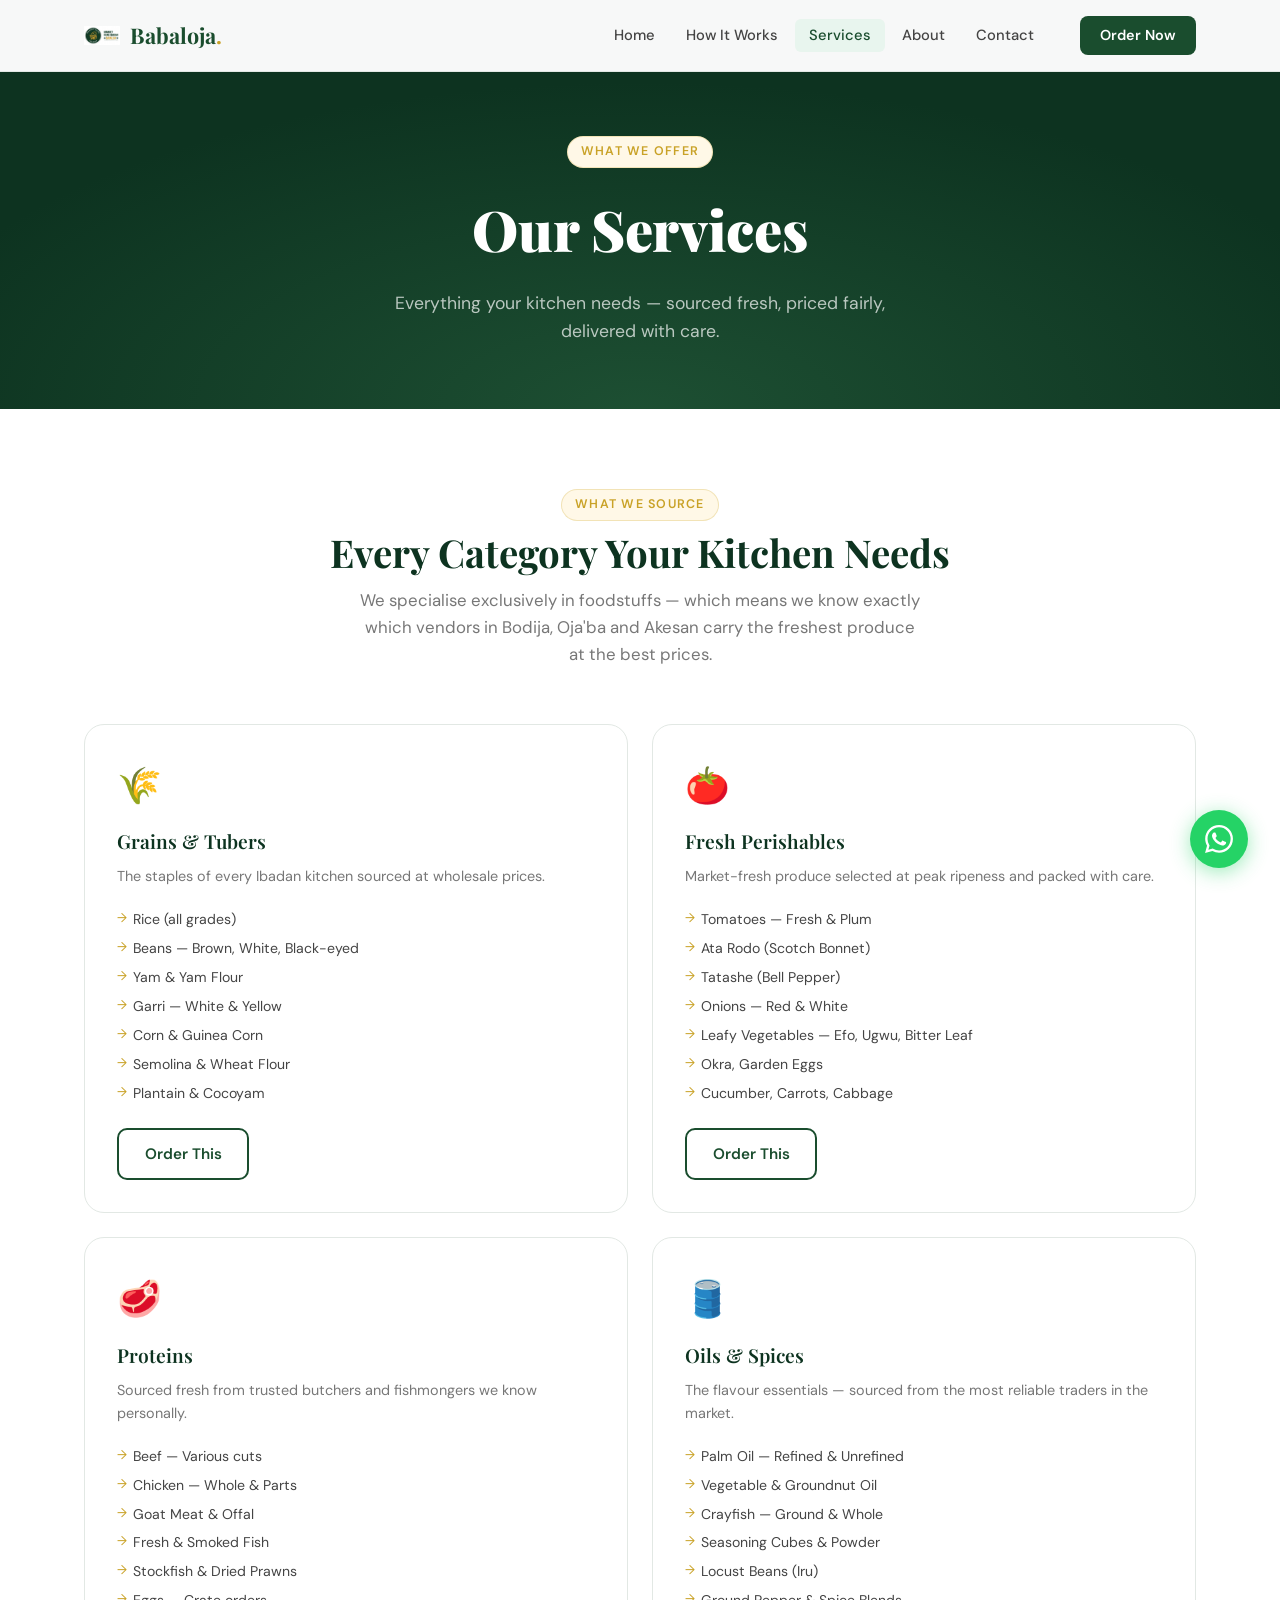
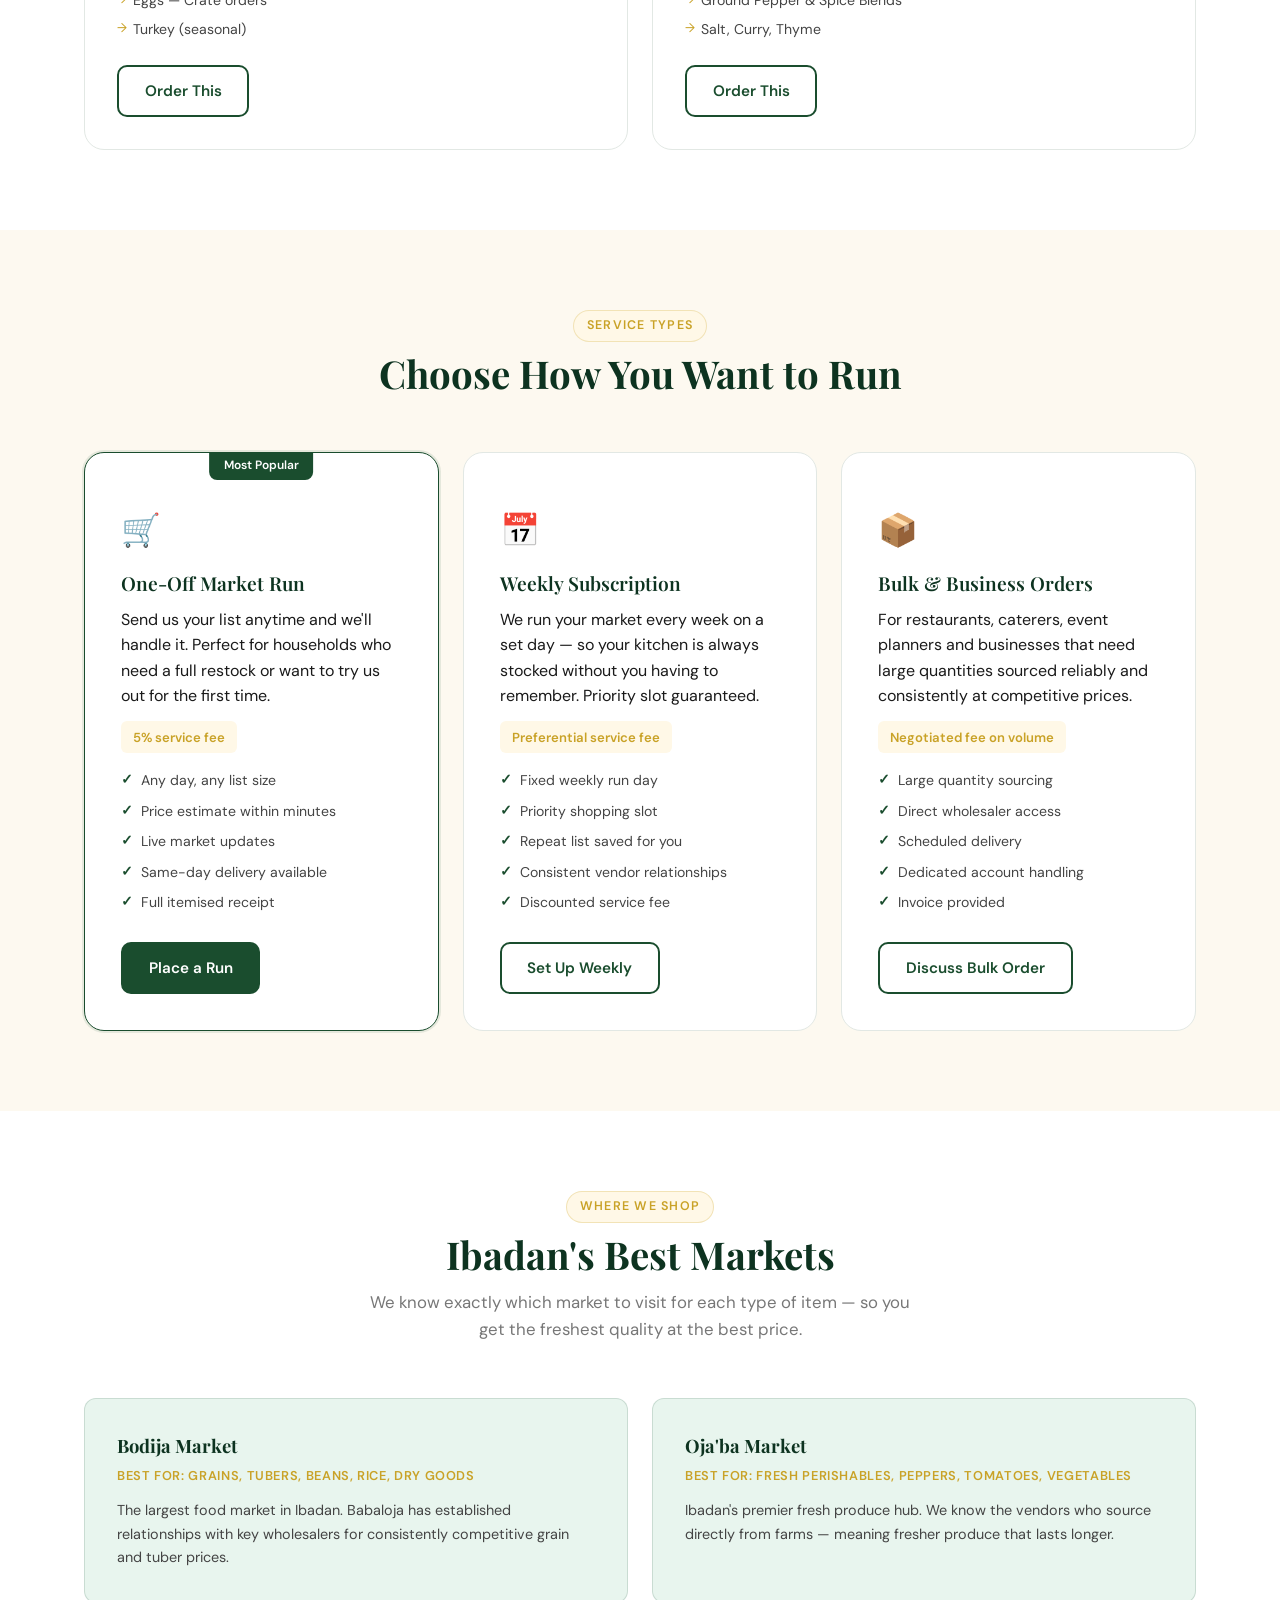
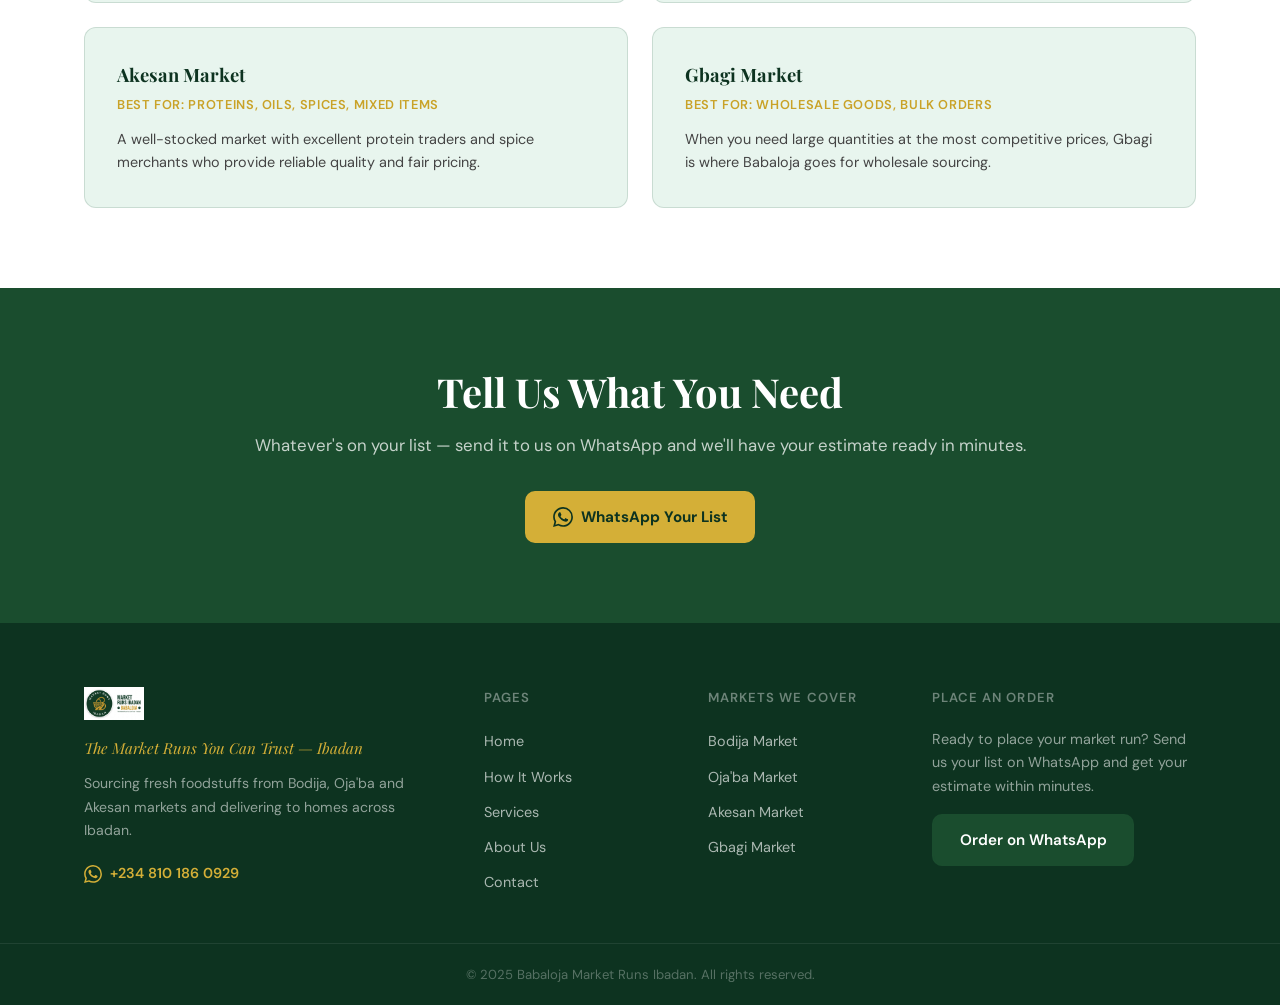
<file: services.html>
<!DOCTYPE html>
<html lang="en">
<head>
  <meta charset="UTF-8" />
  <meta name="viewport" content="width=device-width, initial-scale=1.0" />
  <title>Services — Babaloja Market Runs Ibadan</title>
  <meta name="description" content="Fresh groceries, bulk orders, weekly subscriptions and more. Babaloja sources everything your kitchen needs from Ibadan's best markets." />
  <link rel="stylesheet" href="css/style.css" />
  <link rel="preconnect" href="https://fonts.googleapis.com" />
  <link rel="preconnect" href="https://fonts.gstatic.com" crossorigin />
  <link href="https://fonts.googleapis.com/css2?family=Playfair+Display:wght@400;600;700;900&family=DM+Sans:wght@300;400;500;600&display=swap" rel="stylesheet" />
</head>
<body>

  <nav class="navbar" id="navbar">
    <div class="nav-container">
      <a href="index.html" class="nav-logo">
        <img src="assets/images/logo-green.png" alt="Babaloja Logo" class="nav-logo-img" />
        <span class="nav-logo-text">Babaloja<span class="dot">.</span></span>
      </a>
      <ul class="nav-links" id="navLinks">
        <li><a href="index.html">Home</a></li>
        <li><a href="how-it-works.html">How It Works</a></li>
        <li><a href="services.html" class="active">Services</a></li>
        <li><a href="about.html">About</a></li>
        <li><a href="contact.html">Contact</a></li>
      </ul>
      <a href="https://wa.me/2348101860929" target="_blank" class="nav-cta">Order Now</a>
      <button class="hamburger" id="hamburger" aria-label="Toggle menu"><span></span><span></span><span></span></button>
    </div>
  </nav>

  <section class="page-hero">
    <div class="container">
      <span class="section-tag">What We Offer</span>
      <h1>Our Services</h1>
      <p>Everything your kitchen needs — sourced fresh, priced fairly, delivered with care.</p>
    </div>
  </section>

  <section class="section">
    <div class="container">
      <div class="services-intro">
        <div class="section-header">
          <span class="section-tag">What We Source</span>
          <h2>Every Category Your Kitchen Needs</h2>
          <p>We specialise exclusively in foodstuffs — which means we know exactly which vendors in Bodija, Oja'ba and Akesan carry the freshest produce at the best prices.</p>
        </div>
      </div>
      <div class="services-categories">

        <div class="service-cat-card">
          <div class="service-cat-icon">🌾</div>
          <h3>Grains &amp; Tubers</h3>
          <p>The staples of every Ibadan kitchen sourced at wholesale prices.</p>
          <ul class="service-items">
            <li>Rice (all grades)</li>
            <li>Beans — Brown, White, Black-eyed</li>
            <li>Yam &amp; Yam Flour</li>
            <li>Garri — White &amp; Yellow</li>
            <li>Corn &amp; Guinea Corn</li>
            <li>Semolina &amp; Wheat Flour</li>
            <li>Plantain &amp; Cocoyam</li>
          </ul>
          <a href="https://wa.me/2348101860929?text=Hi%20Babaloja!%20I'd%20like%20to%20order%20grains%20and%20tubers." target="_blank" class="btn btn-outline-green">Order This</a>
        </div>

        <div class="service-cat-card">
          <div class="service-cat-icon">🍅</div>
          <h3>Fresh Perishables</h3>
          <p>Market-fresh produce selected at peak ripeness and packed with care.</p>
          <ul class="service-items">
            <li>Tomatoes — Fresh &amp; Plum</li>
            <li>Ata Rodo (Scotch Bonnet)</li>
            <li>Tatashe (Bell Pepper)</li>
            <li>Onions — Red &amp; White</li>
            <li>Leafy Vegetables — Efo, Ugwu, Bitter Leaf</li>
            <li>Okra, Garden Eggs</li>
            <li>Cucumber, Carrots, Cabbage</li>
          </ul>
          <a href="https://wa.me/2348101860929?text=Hi%20Babaloja!%20I'd%20like%20to%20order%20fresh%20perishables." target="_blank" class="btn btn-outline-green">Order This</a>
        </div>

        <div class="service-cat-card">
          <div class="service-cat-icon">🥩</div>
          <h3>Proteins</h3>
          <p>Sourced fresh from trusted butchers and fishmongers we know personally.</p>
          <ul class="service-items">
            <li>Beef — Various cuts</li>
            <li>Chicken — Whole &amp; Parts</li>
            <li>Goat Meat &amp; Offal</li>
            <li>Fresh &amp; Smoked Fish</li>
            <li>Stockfish &amp; Dried Prawns</li>
            <li>Eggs — Crate orders</li>
            <li>Turkey (seasonal)</li>
          </ul>
          <a href="https://wa.me/2348101860929?text=Hi%20Babaloja!%20I'd%20like%20to%20order%20proteins." target="_blank" class="btn btn-outline-green">Order This</a>
        </div>

        <div class="service-cat-card">
          <div class="service-cat-icon">🛢️</div>
          <h3>Oils &amp; Spices</h3>
          <p>The flavour essentials — sourced from the most reliable traders in the market.</p>
          <ul class="service-items">
            <li>Palm Oil — Refined &amp; Unrefined</li>
            <li>Vegetable &amp; Groundnut Oil</li>
            <li>Crayfish — Ground &amp; Whole</li>
            <li>Seasoning Cubes &amp; Powder</li>
            <li>Locust Beans (Iru)</li>
            <li>Ground Pepper &amp; Spice Blends</li>
            <li>Salt, Curry, Thyme</li>
          </ul>
          <a href="https://wa.me/2348101860929?text=Hi%20Babaloja!%20I'd%20like%20to%20order%20oils%20and%20spices." target="_blank" class="btn btn-outline-green">Order This</a>
        </div>

      </div>
    </div>
  </section>

  <section class="section service-types-section">
    <div class="container">
      <div class="section-header">
        <span class="section-tag">Service Types</span>
        <h2>Choose How You Want to Run</h2>
      </div>
      <div class="service-types-grid">
        <div class="service-type-card featured">
          <div class="service-type-badge">Most Popular</div>
          <div class="service-type-icon">🛒</div>
          <h3>One-Off Market Run</h3>
          <p>Send us your list anytime and we'll handle it. Perfect for households who need a full restock or want to try us out for the first time.</p>
          <div class="service-type-fee">5% service fee</div>
          <ul>
            <li>Any day, any list size</li>
            <li>Price estimate within minutes</li>
            <li>Live market updates</li>
            <li>Same-day delivery available</li>
            <li>Full itemised receipt</li>
          </ul>
          <a href="https://wa.me/2348101860929?text=Hi%20Babaloja!%20I'd%20like%20to%20place%20a%20one-off%20market%20run." target="_blank" class="btn btn-primary">Place a Run</a>
        </div>

        <div class="service-type-card">
          <div class="service-type-icon">📅</div>
          <h3>Weekly Subscription</h3>
          <p>We run your market every week on a set day — so your kitchen is always stocked without you having to remember. Priority slot guaranteed.</p>
          <div class="service-type-fee">Preferential service fee</div>
          <ul>
            <li>Fixed weekly run day</li>
            <li>Priority shopping slot</li>
            <li>Repeat list saved for you</li>
            <li>Consistent vendor relationships</li>
            <li>Discounted service fee</li>
          </ul>
          <a href="https://wa.me/2348101860929?text=Hi%20Babaloja!%20I'd%20like%20to%20set%20up%20a%20weekly%20subscription." target="_blank" class="btn btn-outline-green">Set Up Weekly</a>
        </div>

        <div class="service-type-card">
          <div class="service-type-icon">📦</div>
          <h3>Bulk &amp; Business Orders</h3>
          <p>For restaurants, caterers, event planners and businesses that need large quantities sourced reliably and consistently at competitive prices.</p>
          <div class="service-type-fee">Negotiated fee on volume</div>
          <ul>
            <li>Large quantity sourcing</li>
            <li>Direct wholesaler access</li>
            <li>Scheduled delivery</li>
            <li>Dedicated account handling</li>
            <li>Invoice provided</li>
          </ul>
          <a href="https://wa.me/2348101860929?text=Hi%20Babaloja!%20I'd%20like%20to%20discuss%20a%20bulk%20order." target="_blank" class="btn btn-outline-green">Discuss Bulk Order</a>
        </div>
      </div>
    </div>
  </section>

  <section class="section markets-section">
    <div class="container">
      <div class="section-header">
        <span class="section-tag">Where We Shop</span>
        <h2>Ibadan's Best Markets</h2>
        <p>We know exactly which market to visit for each type of item — so you get the freshest quality at the best price.</p>
      </div>
      <div class="markets-grid">
        <div class="market-card">
          <div class="market-name">Bodija Market</div>
          <div class="market-specialty">Best for: Grains, Tubers, Beans, Rice, Dry goods</div>
          <p>The largest food market in Ibadan. Babaloja has established relationships with key wholesalers for consistently competitive grain and tuber prices.</p>
        </div>
        <div class="market-card">
          <div class="market-name">Oja'ba Market</div>
          <div class="market-specialty">Best for: Fresh Perishables, Peppers, Tomatoes, Vegetables</div>
          <p>Ibadan's premier fresh produce hub. We know the vendors who source directly from farms — meaning fresher produce that lasts longer.</p>
        </div>
        <div class="market-card">
          <div class="market-name">Akesan Market</div>
          <div class="market-specialty">Best for: Proteins, Oils, Spices, Mixed items</div>
          <p>A well-stocked market with excellent protein traders and spice merchants who provide reliable quality and fair pricing.</p>
        </div>
        <div class="market-card">
          <div class="market-name">Gbagi Market</div>
          <div class="market-specialty">Best for: Wholesale goods, Bulk orders</div>
          <p>When you need large quantities at the most competitive prices, Gbagi is where Babaloja goes for wholesale sourcing.</p>
        </div>
      </div>
    </div>
  </section>

  <section class="cta-banner">
    <div class="container">
      <div class="cta-banner-content">
        <h2>Tell Us What You Need</h2>
        <p>Whatever's on your list — send it to us on WhatsApp and we'll have your estimate ready in minutes.</p>
        <a href="https://wa.me/2348101860929?text=Hi%20Babaloja!%20I'd%20like%20to%20place%20a%20market%20run%20order." target="_blank" class="btn btn-gold">
          <svg width="20" height="20" viewBox="0 0 24 24" fill="currentColor"><path d="M17.472 14.382c-.297-.149-1.758-.867-2.03-.967-.273-.099-.471-.148-.67.15-.197.297-.767.966-.94 1.164-.173.199-.347.223-.644.075-.297-.15-1.255-.463-2.39-1.475-.883-.788-1.48-1.761-1.653-2.059-.173-.297-.018-.458.13-.606.134-.133.298-.347.446-.52.149-.174.198-.298.298-.497.099-.198.05-.371-.025-.52-.075-.149-.669-1.612-.916-2.207-.242-.579-.487-.5-.669-.51-.173-.008-.371-.01-.57-.01-.198 0-.52.074-.792.372-.272.297-1.04 1.016-1.04 2.479 0 1.462 1.065 2.875 1.213 3.074.149.198 2.096 3.2 5.077 4.487.709.306 1.262.489 1.694.625.712.227 1.36.195 1.871.118.571-.085 1.758-.719 2.006-1.413.248-.694.248-1.289.173-1.413-.074-.124-.272-.198-.57-.347m-5.421 7.403h-.004a9.87 9.87 0 01-5.031-1.378l-.361-.214-3.741.982.998-3.648-.235-.374a9.86 9.86 0 01-1.51-5.26c.001-5.45 4.436-9.884 9.888-9.884 2.64 0 5.122 1.03 6.988 2.898a9.825 9.825 0 012.893 6.994c-.003 5.45-4.437 9.884-9.885 9.884m8.413-18.297A11.815 11.815 0 0012.05 0C5.495 0 .16 5.335.157 11.892c0 2.096.547 4.142 1.588 5.945L.057 24l6.305-1.654a11.882 11.882 0 005.683 1.448h.005c6.554 0 11.89-5.335 11.893-11.893a11.821 11.821 0 00-3.48-8.413z"/></svg>
          WhatsApp Your List
        </a>
      </div>
    </div>
  </section>

  <footer class="footer">
    <div class="footer-container">
      <div class="footer-brand">
        <img src="assets/images/logo-green.png" alt="Babaloja" class="footer-logo" />
        <p class="footer-tagline">The Market Runs You Can Trust — Ibadan</p>
        <p class="footer-desc">Sourcing fresh foodstuffs from Bodija, Oja'ba and Akesan markets and delivering to homes across Ibadan.</p>
        <a href="https://wa.me/2348101860929" target="_blank" class="footer-whatsapp">
          <svg width="18" height="18" viewBox="0 0 24 24" fill="currentColor"><path d="M17.472 14.382c-.297-.149-1.758-.867-2.03-.967-.273-.099-.471-.148-.67.15-.197.297-.767.966-.94 1.164-.173.199-.347.223-.644.075-.297-.15-1.255-.463-2.39-1.475-.883-.788-1.48-1.761-1.653-2.059-.173-.297-.018-.458.13-.606.134-.133.298-.347.446-.52.149-.174.198-.298.298-.497.099-.198.05-.371-.025-.52-.075-.149-.669-1.612-.916-2.207-.242-.579-.487-.5-.669-.51-.173-.008-.371-.01-.57-.01-.198 0-.52.074-.792.372-.272.297-1.04 1.016-1.04 2.479 0 1.462 1.065 2.875 1.213 3.074.149.198 2.096 3.2 5.077 4.487.709.306 1.262.489 1.694.625.712.227 1.36.195 1.871.118.571-.085 1.758-.719 2.006-1.413.248-.694.248-1.289.173-1.413-.074-.124-.272-.198-.57-.347m-5.421 7.403h-.004a9.87 9.87 0 01-5.031-1.378l-.361-.214-3.741.982.998-3.648-.235-.374a9.86 9.86 0 01-1.51-5.26c.001-5.45 4.436-9.884 9.888-9.884 2.64 0 5.122 1.03 6.988 2.898a9.825 9.825 0 012.893 6.994c-.003 5.45-4.437 9.884-9.885 9.884m8.413-18.297A11.815 11.815 0 0012.05 0C5.495 0 .16 5.335.157 11.892c0 2.096.547 4.142 1.588 5.945L.057 24l6.305-1.654a11.882 11.882 0 005.683 1.448h.005c6.554 0 11.89-5.335 11.893-11.893a11.821 11.821 0 00-3.48-8.413z"/></svg>
          +234 810 186 0929
        </a>
      </div>
      <div class="footer-links"><h4>Pages</h4><ul><li><a href="index.html">Home</a></li><li><a href="how-it-works.html">How It Works</a></li><li><a href="services.html">Services</a></li><li><a href="about.html">About Us</a></li><li><a href="contact.html">Contact</a></li></ul></div>
      <div class="footer-links"><h4>Markets We Cover</h4><ul><li><a href="#">Bodija Market</a></li><li><a href="#">Oja'ba Market</a></li><li><a href="#">Akesan Market</a></li><li><a href="#">Gbagi Market</a></li></ul></div>
      <div class="footer-order"><h4>Place an Order</h4><p>Ready to place your market run? Send us your list on WhatsApp and get your estimate within minutes.</p><a href="https://wa.me/2348101860929?text=Hi%20Babaloja!%20I'd%20like%20to%20place%20a%20market%20run%20order." target="_blank" class="btn btn-primary" style="margin-top:1rem;display:inline-flex">Order on WhatsApp</a></div>
    </div>
    <div class="footer-bottom"><p>© 2025 Babaloja Market Runs Ibadan. All rights reserved.</p></div>
  </footer>

  <a href="https://wa.me/2348101860929" target="_blank" class="wa-float" aria-label="Chat on WhatsApp">
    <svg width="28" height="28" viewBox="0 0 24 24" fill="currentColor"><path d="M17.472 14.382c-.297-.149-1.758-.867-2.03-.967-.273-.099-.471-.148-.67.15-.197.297-.767.966-.94 1.164-.173.199-.347.223-.644.075-.297-.15-1.255-.463-2.39-1.475-.883-.788-1.48-1.761-1.653-2.059-.173-.297-.018-.458.13-.606.134-.133.298-.347.446-.52.149-.174.198-.298.298-.497.099-.198.05-.371-.025-.52-.075-.149-.669-1.612-.916-2.207-.242-.579-.487-.5-.669-.51-.173-.008-.371-.01-.57-.01-.198 0-.52.074-.792.372-.272.297-1.04 1.016-1.04 2.479 0 1.462 1.065 2.875 1.213 3.074.149.198 2.096 3.2 5.077 4.487.709.306 1.262.489 1.694.625.712.227 1.36.195 1.871.118.571-.085 1.758-.719 2.006-1.413.248-.694.248-1.289.173-1.413-.074-.124-.272-.198-.57-.347m-5.421 7.403h-.004a9.87 9.87 0 01-5.031-1.378l-.361-.214-3.741.982.998-3.648-.235-.374a9.86 9.86 0 01-1.51-5.26c.001-5.45 4.436-9.884 9.888-9.884 2.64 0 5.122 1.03 6.988 2.898a9.825 9.825 0 012.893 6.994c-.003 5.45-4.437 9.884-9.885 9.884m8.413-18.297A11.815 11.815 0 0012.05 0C5.495 0 .16 5.335.157 11.892c0 2.096.547 4.142 1.588 5.945L.057 24l6.305-1.654a11.882 11.882 0 005.683 1.448h.005c6.554 0 11.89-5.335 11.893-11.893a11.821 11.821 0 00-3.48-8.413z"/></svg>
  </a>
  <script src="js/main.js"></script>
</body>
</html>
</file>
<file: css/style.css>
/* =============================================
   BABALOJA — MARKET RUNS IBADAN
   Main Stylesheet
   ============================================= */

:root {
  --green-deep: #0d3320;
  --green-main: #1a4d2e;
  --green-mid: #2d6b45;
  --green-light: #e8f5ee;
  --gold: #c9a227;
  --gold-light: #d4af37;
  --gold-pale: #fff8e7;
  --cream: #fdf9f0;
  --white: #ffffff;
  --text-dark: #1a1a1a;
  --text-mid: #444444;
  --text-light: #777777;
  --border: #e2e8e4;
  --shadow-sm: 0 2px 8px rgba(13,51,32,0.08);
  --shadow-md: 0 8px 32px rgba(13,51,32,0.12);
  --shadow-lg: 0 20px 60px rgba(13,51,32,0.15);
  --radius: 12px;
  --radius-lg: 20px;
  --font-display: 'Playfair Display', Georgia, serif;
  --font-body: 'DM Sans', sans-serif;
  --nav-h: 72px;
}

*, *::before, *::after { box-sizing: border-box; margin: 0; padding: 0; }
html { scroll-behavior: smooth; }

body {
  font-family: var(--font-body);
  color: var(--text-dark);
  background: var(--white);
  line-height: 1.6;
  overflow-x: hidden;
}

img { max-width: 100%; height: auto; display: block; }
a { text-decoration: none; color: inherit; }
ul { list-style: none; }

.container { max-width: 1160px; margin: 0 auto; padding: 0 1.5rem; }

/* =============================================
   NAVBAR
   ============================================= */
.navbar {
  position: fixed; top: 0; left: 0; right: 0; z-index: 1000;
  height: var(--nav-h);
  background: rgba(255,255,255,0.97);
  backdrop-filter: blur(12px);
  border-bottom: 1px solid var(--border);
  transition: box-shadow 0.3s;
}
.navbar.scrolled { box-shadow: var(--shadow-md); }

.nav-container {
  max-width: 1160px; margin: 0 auto; padding: 0 1.5rem;
  height: 100%;
  display: flex; align-items: center; gap: 2rem;
}

.nav-logo {
  display: flex; align-items: center; gap: 0.6rem;
  flex-shrink: 0;
}
.nav-logo-img { width: 36px; height: 36px; object-fit: contain; }
.nav-logo-text {
  font-family: var(--font-display);
  font-size: 1.35rem; font-weight: 700;
  color: var(--green-main);
}
.nav-logo-text .dot { color: var(--gold); }

.nav-links {
  display: flex; align-items: center; gap: 0.25rem;
  margin-left: auto;
}
.nav-links a {
  font-size: 0.92rem; font-weight: 500;
  color: var(--text-mid);
  padding: 0.4rem 0.85rem;
  border-radius: 6px;
  transition: color 0.2s, background 0.2s;
}
.nav-links a:hover, .nav-links a.active {
  color: var(--green-main);
  background: var(--green-light);
}

.nav-cta {
  font-size: 0.9rem; font-weight: 600;
  background: var(--green-main);
  color: var(--white);
  padding: 0.5rem 1.25rem;
  border-radius: 8px;
  transition: background 0.2s, transform 0.2s;
  flex-shrink: 0;
  white-space: nowrap;
}
.nav-cta:hover { background: var(--green-deep); transform: translateY(-1px); }

.hamburger {
  display: none; flex-direction: column; justify-content: center;
  gap: 5px; background: none; border: none; cursor: pointer;
  padding: 4px; margin-left: auto;
}
.hamburger span {
  width: 24px; height: 2px;
  background: var(--green-main);
  border-radius: 2px;
  transition: all 0.3s;
  display: block;
}
.hamburger.open span:nth-child(1) { transform: rotate(45deg) translate(5px, 5px); }
.hamburger.open span:nth-child(2) { opacity: 0; }
.hamburger.open span:nth-child(3) { transform: rotate(-45deg) translate(5px, -5px); }

/* =============================================
   BUTTONS
   ============================================= */
.btn {
  display: inline-flex; align-items: center; gap: 0.5rem;
  font-family: var(--font-body);
  font-size: 0.95rem; font-weight: 600;
  padding: 0.75rem 1.6rem;
  border-radius: 10px;
  border: 2px solid transparent;
  cursor: pointer;
  transition: all 0.25s;
  white-space: nowrap;
}
.btn-primary {
  background: var(--green-main); color: var(--white);
  border-color: var(--green-main);
}
.btn-primary:hover { background: var(--green-deep); border-color: var(--green-deep); transform: translateY(-2px); box-shadow: var(--shadow-md); }

.btn-outline {
  background: transparent; color: var(--white);
  border-color: rgba(255,255,255,0.5);
}
.btn-outline:hover { background: rgba(255,255,255,0.1); border-color: var(--white); }

.btn-outline-green {
  background: transparent; color: var(--green-main);
  border-color: var(--green-main);
}
.btn-outline-green:hover { background: var(--green-main); color: var(--white); transform: translateY(-2px); }

.btn-gold {
  background: var(--gold-light); color: var(--green-deep);
  border-color: var(--gold-light);
  font-weight: 700;
}
.btn-gold:hover { background: var(--gold); border-color: var(--gold); transform: translateY(-2px); box-shadow: 0 8px 24px rgba(201,162,39,0.35); }

.btn-full { width: 100%; justify-content: center; }

/* =============================================
   SECTIONS
   ============================================= */
.section { padding: 5rem 0; }
.section-header { text-align: center; margin-bottom: 3.5rem; }
.section-header h2 { margin-top: 0.5rem; }
.section-header p { max-width: 560px; margin: 0.75rem auto 0; color: var(--text-light); font-size: 1.05rem; }
.section-cta { text-align: center; margin-top: 3rem; }

.section-tag {
  display: inline-block;
  font-size: 0.78rem; font-weight: 600;
  text-transform: uppercase; letter-spacing: 0.1em;
  color: var(--gold);
  background: var(--gold-pale);
  border: 1px solid rgba(201,162,39,0.25);
  padding: 0.3rem 0.8rem;
  border-radius: 20px;
}

h2 {
  font-family: var(--font-display);
  font-size: clamp(1.75rem, 3vw, 2.4rem);
  font-weight: 700;
  color: var(--green-deep);
  line-height: 1.2;
}

h3 {
  font-family: var(--font-display);
  font-size: 1.2rem;
  font-weight: 600;
  color: var(--green-deep);
  margin-bottom: 0.5rem;
}

/* =============================================
   HERO
   ============================================= */
.hero {
  min-height: 100vh;
  background: var(--green-deep);
  padding-top: var(--nav-h);
  position: relative;
  overflow: hidden;
  display: flex; flex-direction: column;
}

.hero-bg-pattern {
  position: absolute; inset: 0;
  background-image:
    radial-gradient(ellipse 60% 80% at 70% 50%, rgba(45,107,69,0.4) 0%, transparent 70%),
    radial-gradient(ellipse 40% 40% at 10% 80%, rgba(201,162,39,0.1) 0%, transparent 60%);
  pointer-events: none;
}

.hero-container {
  flex: 1;
  max-width: 1160px; margin: 0 auto; padding: 4rem 1.5rem 3rem;
  display: grid; grid-template-columns: 1fr 1fr;
  align-items: center; gap: 4rem;
}

.hero-content { position: relative; z-index: 2; }

.hero-badge {
  display: inline-flex; align-items: center; gap: 0.4rem;
  font-size: 0.82rem; font-weight: 500;
  color: var(--gold-light);
  background: rgba(212,175,55,0.12);
  border: 1px solid rgba(212,175,55,0.3);
  padding: 0.35rem 0.9rem;
  border-radius: 20px;
  margin-bottom: 1.5rem;
  animation: fadeUp 0.6s ease both;
}

.hero-title {
  font-family: var(--font-display);
  font-size: clamp(2.5rem, 5vw, 4rem);
  font-weight: 900;
  color: var(--white);
  line-height: 1.1;
  margin-bottom: 1.25rem;
  animation: fadeUp 0.7s 0.1s ease both;
}
.hero-title-accent { color: var(--gold-light); }

.hero-subtitle {
  font-size: 1.05rem; color: rgba(255,255,255,0.75);
  max-width: 440px; line-height: 1.7;
  margin-bottom: 1.25rem;
  animation: fadeUp 0.7s 0.2s ease both;
}

.hero-fee-badge {
  display: inline-block;
  font-size: 0.88rem;
  color: rgba(255,255,255,0.7);
  background: rgba(255,255,255,0.07);
  border: 1px solid rgba(255,255,255,0.15);
  padding: 0.4rem 1rem;
  border-radius: 6px;
  margin-bottom: 2rem;
  animation: fadeUp 0.7s 0.25s ease both;
}
.hero-fee-badge strong { color: var(--gold-light); }

.hero-actions {
  display: flex; align-items: center; gap: 1rem; flex-wrap: wrap;
  animation: fadeUp 0.7s 0.3s ease both;
}

.hero-image { position: relative; z-index: 2; }
.hero-image-wrap { position: relative; }
.hero-image-wrap img {
  width: 100%; border-radius: var(--radius-lg);
  box-shadow: var(--shadow-lg);
  animation: fadeUp 0.8s 0.2s ease both;
}

.hero-float-card {
  position: absolute;
  background: var(--white);
  border-radius: 12px;
  padding: 0.75rem 1rem;
  display: flex; align-items: center; gap: 0.6rem;
  box-shadow: var(--shadow-lg);
  min-width: 170px;
  animation: floatCard 3s ease-in-out infinite;
}
.hero-float-card.card-2 {
  bottom: -1rem; right: -1.5rem;
  animation-delay: 1.5s;
  top: auto;
}
.hero-float-card:first-of-type { top: -1rem; left: -1.5rem; }

.hero-float-card .float-icon { font-size: 1.25rem; }
.hero-float-card strong { display: block; font-size: 0.82rem; font-weight: 600; color: var(--green-deep); }
.hero-float-card span { font-size: 0.75rem; color: var(--text-light); }

.hero-scroll {
  display: flex; flex-direction: column; align-items: center; gap: 0.5rem;
  padding-bottom: 2rem;
  color: rgba(255,255,255,0.4); font-size: 0.75rem; letter-spacing: 0.08em;
}
.scroll-line {
  width: 1px; height: 40px;
  background: linear-gradient(to bottom, rgba(255,255,255,0.4), transparent);
  animation: scrollPulse 2s ease-in-out infinite;
}

/* =============================================
   TRUST BAR
   ============================================= */
.trust-bar {
  background: var(--green-main);
  padding: 1.25rem 0;
}
.trust-container {
  max-width: 1160px; margin: 0 auto; padding: 0 1.5rem;
  display: flex; align-items: center; justify-content: center;
  gap: 2rem; flex-wrap: wrap;
}
.trust-item { display: flex; align-items: center; gap: 0.6rem; color: rgba(255,255,255,0.9); font-size: 0.9rem; font-weight: 500; }
.trust-icon { font-size: 1.1rem; }
.trust-divider { width: 1px; height: 24px; background: rgba(255,255,255,0.2); }

/* =============================================
   HOW IT WORKS PREVIEW
   ============================================= */
.how-preview { background: var(--cream); }

.steps-grid {
  display: grid; grid-template-columns: repeat(4, 1fr);
  gap: 1.5rem;
}
.step-card {
  background: var(--white);
  border-radius: var(--radius);
  padding: 2rem 1.5rem;
  border: 1px solid var(--border);
  position: relative;
  transition: transform 0.3s, box-shadow 0.3s;
  overflow: hidden;
}
.step-card::before {
  content: '';
  position: absolute; top: 0; left: 0; right: 0; height: 3px;
  background: linear-gradient(90deg, var(--green-main), var(--gold-light));
  transform: scaleX(0); transform-origin: left;
  transition: transform 0.3s;
}
.step-card:hover { transform: translateY(-4px); box-shadow: var(--shadow-md); }
.step-card:hover::before { transform: scaleX(1); }

.step-num {
  font-family: var(--font-display); font-size: 2.5rem; font-weight: 900;
  color: var(--green-light); line-height: 1;
  margin-bottom: 0.75rem;
}
.step-icon { font-size: 1.75rem; margin-bottom: 0.75rem; }
.step-card h3 { font-size: 1.05rem; margin-bottom: 0.5rem; }
.step-card p { font-size: 0.9rem; color: var(--text-light); line-height: 1.6; }

/* =============================================
   CATEGORIES SECTION
   ============================================= */
.categories-section { background: var(--white); }
.categories-layout {
  display: grid; grid-template-columns: 1fr 1fr;
  gap: 5rem; align-items: center;
}
.categories-text .section-tag { margin-bottom: 1rem; display: inline-block; }
.categories-text h2 { margin-bottom: 1rem; }
.categories-text > p { color: var(--text-light); margin-bottom: 2rem; font-size: 1.05rem; }

.category-list { display: flex; flex-direction: column; gap: 0.75rem; }
.cat-item {
  display: flex; align-items: center; gap: 0.75rem;
  font-size: 0.95rem; color: var(--text-mid); font-weight: 500;
}
.cat-dot {
  width: 8px; height: 8px; border-radius: 50%;
  background: var(--gold-light); flex-shrink: 0;
}

.categories-image { position: relative; }
.categories-image img { border-radius: var(--radius-lg); box-shadow: var(--shadow-lg); }
.cat-badge {
  position: absolute; bottom: 1.5rem; left: 1.5rem;
  background: var(--white);
  border-radius: 10px; padding: 0.75rem 1.1rem;
  box-shadow: var(--shadow-md);
}
.cat-badge strong { display: block; font-size: 0.95rem; color: var(--green-deep); }
.cat-badge span { font-size: 0.8rem; color: var(--text-light); }

/* =============================================
   WHY SECTION
   ============================================= */
.why-section { background: var(--green-deep); }
.why-section .section-tag { background: rgba(212,175,55,0.15); border-color: rgba(212,175,55,0.3); }
.why-section h2 { color: var(--white); }
.why-section .section-header p { color: rgba(255,255,255,0.6); }

.why-grid {
  display: grid; grid-template-columns: repeat(3, 1fr);
  gap: 1.5rem;
}
.why-card {
  background: rgba(255,255,255,0.05);
  border: 1px solid rgba(255,255,255,0.1);
  border-radius: var(--radius);
  padding: 2rem;
  transition: background 0.3s, transform 0.3s;
}
.why-card:hover { background: rgba(255,255,255,0.09); transform: translateY(-3px); }
.why-icon { font-size: 2rem; margin-bottom: 1rem; }
.why-card h3 { color: var(--white); font-size: 1.05rem; margin-bottom: 0.6rem; }
.why-card p { color: rgba(255,255,255,0.65); font-size: 0.9rem; line-height: 1.65; }

/* =============================================
   TESTIMONIAL
   ============================================= */
.testimonial-section { background: var(--gold-pale); }
.testimonial-wrap {
  max-width: 800px; margin: 0 auto;
  display: flex; gap: 3rem; align-items: center;
}
.testimonial-logo img { width: 100px; flex-shrink: 0; }
.quote-mark {
  font-family: var(--font-display); font-size: 5rem;
  color: var(--gold-light); line-height: 0.7; margin-bottom: 0.5rem;
}
.testimonial-text {
  font-family: var(--font-display);
  font-size: 1.2rem; font-style: italic;
  color: var(--green-deep); line-height: 1.65;
  margin-bottom: 1rem;
}
.testimonial-author { font-size: 0.9rem; font-weight: 600; color: var(--gold); }

/* =============================================
   CTA BANNER
   ============================================= */
.cta-banner {
  background: var(--green-main);
  padding: 5rem 0;
}
.cta-banner-content { text-align: center; }
.cta-banner h2 {
  font-family: var(--font-display);
  font-size: clamp(1.75rem, 3.5vw, 2.5rem);
  color: var(--white); margin-bottom: 1rem;
}
.cta-banner p { color: rgba(255,255,255,0.75); font-size: 1.05rem; margin-bottom: 2rem; }

/* =============================================
   FOOTER
   ============================================= */
.footer {
  background: var(--green-deep);
  padding: 4rem 0 0;
}
.footer-container {
  max-width: 1160px; margin: 0 auto; padding: 0 1.5rem 3rem;
  display: grid; grid-template-columns: 2fr 1fr 1fr 1.5fr;
  gap: 3rem;
}
.footer-logo { width: 60px; margin-bottom: 1rem; }
.footer-tagline { font-family: var(--font-display); font-size: 0.95rem; color: var(--gold-light); margin-bottom: 0.75rem; font-style: italic; }
.footer-desc { font-size: 0.88rem; color: rgba(255,255,255,0.55); line-height: 1.65; margin-bottom: 1.25rem; }

.footer-whatsapp {
  display: inline-flex; align-items: center; gap: 0.5rem;
  font-size: 0.9rem; font-weight: 600;
  color: var(--gold-light);
  transition: color 0.2s;
}
.footer-whatsapp:hover { color: var(--white); }

.footer-links h4 {
  font-size: 0.82rem; font-weight: 600; text-transform: uppercase;
  letter-spacing: 0.08em; color: rgba(255,255,255,0.4);
  margin-bottom: 1.25rem;
}
.footer-links ul { display: flex; flex-direction: column; gap: 0.6rem; }
.footer-links a { font-size: 0.9rem; color: rgba(255,255,255,0.65); transition: color 0.2s; }
.footer-links a:hover { color: var(--gold-light); }

.footer-order h4 {
  font-size: 0.82rem; font-weight: 600; text-transform: uppercase;
  letter-spacing: 0.08em; color: rgba(255,255,255,0.4);
  margin-bottom: 1.25rem;
}
.footer-order p { font-size: 0.9rem; color: rgba(255,255,255,0.55); line-height: 1.6; }

.footer-bottom {
  border-top: 1px solid rgba(255,255,255,0.08);
  padding: 1.25rem 1.5rem;
  text-align: center;
}
.footer-bottom p { font-size: 0.82rem; color: rgba(255,255,255,0.3); }

/* =============================================
   WHATSAPP FLOAT
   ============================================= */
.wa-float {
  position: fixed; bottom: 2rem; right: 2rem;
  width: 58px; height: 58px;
  background: #25d366;
  border-radius: 50%;
  display: flex; align-items: center; justify-content: center;
  box-shadow: 0 4px 20px rgba(37,211,102,0.45);
  z-index: 999;
  color: white;
  transition: transform 0.25s, box-shadow 0.25s;
  animation: waPulse 3s ease-in-out infinite;
}
.wa-float:hover { transform: scale(1.1); box-shadow: 0 6px 28px rgba(37,211,102,0.55); }

/* =============================================
   PAGE HERO (inner pages)
   ============================================= */
.page-hero {
  background: var(--green-deep);
  padding: calc(var(--nav-h) + 4rem) 1.5rem 4rem;
  text-align: center;
  position: relative;
  overflow: hidden;
}
.page-hero::before {
  content: '';
  position: absolute; inset: 0;
  background: radial-gradient(ellipse 60% 80% at 50% 100%, rgba(45,107,69,0.5), transparent);
}
.page-hero .section-tag { margin-bottom: 1rem; display: inline-block; position: relative; }
.page-hero h1 {
  font-family: var(--font-display);
  font-size: clamp(2rem, 5vw, 3.5rem);
  font-weight: 900; color: var(--white);
  margin-bottom: 1rem; position: relative;
}
.page-hero p { font-size: 1.1rem; color: rgba(255,255,255,0.7); max-width: 540px; margin: 0 auto; position: relative; }

/* =============================================
   HOW IT WORKS — DETAILED
   ============================================= */
.process-timeline { display: flex; flex-direction: column; gap: 0; }

.process-step {
  display: grid; grid-template-columns: 80px 1fr;
  gap: 2.5rem; padding: 3rem 0;
  border-bottom: 1px solid var(--border);
  position: relative;
}
.process-step:last-child { border-bottom: none; }

.process-step-num {
  font-family: var(--font-display);
  font-size: 3.5rem; font-weight: 900;
  color: var(--green-light); line-height: 1;
  padding-top: 0.5rem; text-align: center;
}

.process-step-content { padding-top: 0.25rem; }
.process-icon { font-size: 2.5rem; margin-bottom: 0.75rem; }
.process-step-content h2 {
  font-size: 1.5rem; margin-bottom: 0.75rem;
}
.process-step-content > p { color: var(--text-light); font-size: 1rem; line-height: 1.7; margin-bottom: 1.5rem; }

.process-example { margin-top: 1.5rem; }
.example-label { font-size: 0.82rem; font-weight: 600; text-transform: uppercase; letter-spacing: 0.06em; color: var(--gold); margin-bottom: 0.6rem; }
.example-box {
  background: var(--cream);
  border: 1px solid var(--border);
  border-left: 3px solid var(--green-main);
  border-radius: 8px;
  padding: 1.25rem 1.5rem;
  font-size: 0.92rem; color: var(--text-mid); line-height: 1.8;
  font-family: 'Courier New', monospace;
}

.info-cards { display: grid; grid-template-columns: repeat(3, 1fr); gap: 1rem; margin-top: 1.5rem; }
.info-card {
  background: var(--green-light);
  border-radius: 10px; padding: 1.25rem;
}
.info-card strong { display: block; font-size: 0.9rem; color: var(--green-deep); margin-bottom: 0.35rem; }
.info-card p { font-size: 0.85rem; color: var(--text-mid); margin: 0; line-height: 1.55; }

.fee-breakdown {
  background: var(--cream);
  border-radius: 12px; overflow: hidden;
  border: 1px solid var(--border);
  margin-top: 1.5rem;
}
.fee-row {
  display: flex; justify-content: space-between; align-items: center;
  padding: 0.9rem 1.25rem;
  border-bottom: 1px solid var(--border);
  font-size: 0.92rem; color: var(--text-mid);
}
.fee-row:last-child { border-bottom: none; }
.fee-gold { color: var(--green-main); font-weight: 700; }
.fee-note { font-size: 0.83rem; color: var(--text-light); font-style: italic; background: rgba(201,162,39,0.06); }

.update-list { display: flex; flex-direction: column; gap: 0.6rem; margin-top: 1.5rem; }
.update-item {
  font-size: 0.95rem; color: var(--text-mid);
  padding: 0.6rem 1rem;
  background: var(--green-light);
  border-radius: 8px;
}

.delivery-note {
  background: var(--gold-pale);
  border-left: 3px solid var(--gold-light);
  border-radius: 0 8px 8px 0;
  padding: 1rem 1.25rem;
  font-size: 0.9rem; color: var(--text-mid); line-height: 1.6;
  margin-top: 1rem;
}
.delivery-note strong { color: var(--green-deep); }

/* FAQ */
.faq-section { background: var(--cream); }
.faq-grid { display: grid; grid-template-columns: repeat(2, 1fr); gap: 1.5rem; }
.faq-item {
  background: var(--white); border-radius: var(--radius);
  padding: 1.75rem; border: 1px solid var(--border);
}
.faq-item h3 { font-size: 1rem; color: var(--green-deep); margin-bottom: 0.6rem; }
.faq-item p { font-size: 0.9rem; color: var(--text-light); line-height: 1.65; }

/* =============================================
   SERVICES PAGE
   ============================================= */
.services-categories {
  display: grid; grid-template-columns: repeat(2, 1fr); gap: 1.5rem;
  margin-top: 3rem;
}
.service-cat-card {
  background: var(--white); border-radius: var(--radius-lg);
  padding: 2rem; border: 1px solid var(--border);
  transition: box-shadow 0.3s, transform 0.3s;
}
.service-cat-card:hover { box-shadow: var(--shadow-md); transform: translateY(-3px); }
.service-cat-icon { font-size: 2.25rem; margin-bottom: 0.75rem; }
.service-cat-card h3 { margin-bottom: 0.5rem; }
.service-cat-card > p { font-size: 0.9rem; color: var(--text-light); margin-bottom: 1.25rem; }
.service-items { display: flex; flex-direction: column; gap: 0.4rem; margin-bottom: 1.5rem; }
.service-items li { font-size: 0.88rem; color: var(--text-mid); padding-left: 1rem; position: relative; }
.service-items li::before { content: '→'; position: absolute; left: 0; color: var(--gold); font-size: 0.8rem; }

.service-types-section { background: var(--cream); }
.service-types-grid { display: grid; grid-template-columns: repeat(3, 1fr); gap: 1.5rem; }
.service-type-card {
  background: var(--white); border-radius: var(--radius-lg);
  padding: 2.25rem; border: 1px solid var(--border);
  position: relative;
  transition: transform 0.3s, box-shadow 0.3s;
}
.service-type-card:hover { transform: translateY(-4px); box-shadow: var(--shadow-md); }
.service-type-card.featured {
  border-color: var(--green-main);
  box-shadow: 0 0 0 2px rgba(26,77,46,0.1);
}
.service-type-badge {
  position: absolute; top: -1px; left: 50%; transform: translateX(-50%);
  background: var(--green-main); color: var(--white);
  font-size: 0.75rem; font-weight: 600; padding: 0.3rem 0.9rem;
  border-radius: 0 0 8px 8px;
}
.service-type-icon { font-size: 2rem; margin: 1rem 0 0.75rem; }
.service-type-fee {
  font-size: 0.82rem; font-weight: 600; color: var(--gold);
  background: var(--gold-pale); border-radius: 6px;
  padding: 0.35rem 0.75rem; display: inline-block;
  margin: 0.75rem 0 1rem;
}
.service-type-card ul { display: flex; flex-direction: column; gap: 0.5rem; margin-bottom: 1.75rem; }
.service-type-card li { font-size: 0.88rem; color: var(--text-mid); padding-left: 1.25rem; position: relative; }
.service-type-card li::before { content: '✓'; position: absolute; left: 0; color: var(--green-main); font-weight: 700; font-size: 0.85rem; }

.markets-section { background: var(--white); }
.markets-grid { display: grid; grid-template-columns: repeat(2, 1fr); gap: 1.5rem; }
.market-card {
  border-radius: var(--radius); padding: 2rem;
  background: var(--green-light);
  border: 1px solid rgba(26,77,46,0.15);
}
.market-name { font-family: var(--font-display); font-size: 1.15rem; font-weight: 700; color: var(--green-deep); margin-bottom: 0.35rem; }
.market-specialty { font-size: 0.8rem; font-weight: 600; color: var(--gold); text-transform: uppercase; letter-spacing: 0.05em; margin-bottom: 0.75rem; }
.market-card p { font-size: 0.9rem; color: var(--text-mid); line-height: 1.65; }

/* =============================================
   ABOUT PAGE
   ============================================= */
.about-story { background: var(--white); }
.about-layout { display: grid; grid-template-columns: 1fr 1.6fr; gap: 5rem; align-items: start; }
.about-logo-large { width: 200px; margin: 0 auto 2rem; }
.about-stat-block { background: var(--green-light); border-radius: var(--radius); padding: 1.75rem; display: flex; flex-direction: column; gap: 1.25rem; }
.about-stat { display: flex; flex-direction: column; }
.about-stat-num { font-family: var(--font-display); font-size: 2rem; font-weight: 900; color: var(--green-main); line-height: 1; }
.about-stat-label { font-size: 0.85rem; color: var(--text-mid); margin-top: 0.2rem; }

.about-text .section-tag { margin-bottom: 0.75rem; display: inline-block; }
.about-text h2 { margin-bottom: 1.25rem; }
.about-text p { font-size: 1rem; color: var(--text-mid); line-height: 1.75; margin-bottom: 1rem; }
.about-text em { color: var(--green-main); font-style: italic; }

.values-section { background: var(--cream); }
.values-grid { display: grid; grid-template-columns: repeat(2, 1fr); gap: 1.5rem; }
.value-card {
  background: var(--white); border-radius: var(--radius);
  padding: 2rem; border: 1px solid var(--border);
}
.value-num {
  font-family: var(--font-display); font-size: 2.5rem; font-weight: 900;
  color: var(--green-light); line-height: 1; margin-bottom: 0.5rem;
}
.value-card h3 { margin-bottom: 0.6rem; }
.value-card p { font-size: 0.92rem; color: var(--text-light); line-height: 1.7; }

.brand-section { background: var(--white); }
.brand-images { display: grid; grid-template-columns: repeat(3, 1fr); gap: 1.5rem; margin-top: 1rem; }
.brand-img-card { text-align: center; }
.brand-img-card img { border-radius: var(--radius); margin-bottom: 0.75rem; border: 1px solid var(--border); }
.brand-img-card p { font-size: 0.82rem; color: var(--text-light); }

/* =============================================
   CONTACT PAGE
   ============================================= */
.contact-section { background: var(--white); }
.contact-layout { display: grid; grid-template-columns: 1fr 1.4fr; gap: 5rem; align-items: start; }

.contact-info h2 { margin-bottom: 1rem; }
.contact-info > p { color: var(--text-light); margin-bottom: 2rem; line-height: 1.7; }

.primary-contact {
  background: var(--green-light);
  border-radius: var(--radius-lg); padding: 2rem;
  border: 1px solid rgba(26,77,46,0.15);
  display: flex; gap: 1.25rem; align-items: flex-start;
  margin-bottom: 2.5rem;
}
.contact-card-icon { color: var(--green-main); flex-shrink: 0; margin-top: 4px; }
.contact-card-body h3 { font-size: 1rem; margin-bottom: 0.35rem; }
.contact-link { font-size: 1.35rem; font-weight: 700; color: var(--green-main); display: block; margin-bottom: 0.35rem; }
.contact-card-body p { font-size: 0.88rem; color: var(--text-light); }

.contact-hours h3, .contact-areas h3 { font-size: 1rem; margin-bottom: 1rem; }
.hours-grid { display: flex; flex-direction: column; gap: 0.5rem; margin-bottom: 0.75rem; }
.hours-row {
  display: flex; justify-content: space-between;
  font-size: 0.9rem; color: var(--text-mid);
  padding: 0.5rem 0;
  border-bottom: 1px solid var(--border);
}
.hours-time { font-weight: 600; color: var(--green-main); }
.hours-note { font-size: 0.82rem; color: var(--text-light); font-style: italic; }

.contact-hours { margin-bottom: 2.5rem; }
.contact-areas { margin-top: 0; }
.areas-list { display: flex; flex-wrap: wrap; gap: 0.5rem; margin-top: 0.75rem; }
.area-tag {
  background: var(--green-light); color: var(--green-main);
  font-size: 0.82rem; font-weight: 500;
  padding: 0.3rem 0.75rem; border-radius: 20px;
}

.contact-order-form h2 { margin-bottom: 0.75rem; }
.contact-order-form > p { color: var(--text-light); margin-bottom: 2rem; }

.order-form { display: flex; flex-direction: column; gap: 1.25rem; }
.form-group { display: flex; flex-direction: column; gap: 0.4rem; }
.form-group label { font-size: 0.88rem; font-weight: 600; color: var(--text-dark); }
.form-group input, .form-group textarea {
  width: 100%;
  padding: 0.8rem 1rem;
  border: 1.5px solid var(--border);
  border-radius: 8px;
  font-family: var(--font-body); font-size: 0.95rem;
  color: var(--text-dark);
  background: var(--white);
  transition: border-color 0.2s, box-shadow 0.2s;
  resize: vertical;
}
.form-group input:focus, .form-group textarea:focus {
  outline: none;
  border-color: var(--green-main);
  box-shadow: 0 0 0 3px rgba(26,77,46,0.1);
}
.form-note { font-size: 0.8rem; color: var(--text-light); text-align: center; margin-top: 0.5rem; }

/* =============================================
   ANIMATIONS
   ============================================= */
@keyframes fadeUp {
  from { opacity: 0; transform: translateY(24px); }
  to { opacity: 1; transform: translateY(0); }
}
@keyframes floatCard {
  0%, 100% { transform: translateY(0); }
  50% { transform: translateY(-8px); }
}
@keyframes scrollPulse {
  0%, 100% { opacity: 0.4; }
  50% { opacity: 1; }
}
@keyframes waPulse {
  0%, 100% { box-shadow: 0 4px 20px rgba(37,211,102,0.45); }
  50% { box-shadow: 0 4px 30px rgba(37,211,102,0.7); }
}

/* Scroll reveal */
.reveal {
  opacity: 0; transform: translateY(30px);
  transition: opacity 0.65s ease, transform 0.65s ease;
}
.reveal.visible { opacity: 1; transform: translateY(0); }

/* =============================================
   RESPONSIVE
   ============================================= */
@media (max-width: 1024px) {
  .steps-grid { grid-template-columns: repeat(2, 1fr); }
  .why-grid { grid-template-columns: repeat(2, 1fr); }
  .hero-container { gap: 2.5rem; }
  .footer-container { grid-template-columns: 1fr 1fr; gap: 2.5rem; }
  .service-types-grid { grid-template-columns: 1fr 1fr; }
  .service-types-grid .service-type-card:last-child { grid-column: 1 / -1; max-width: 480px; margin: 0 auto; }
}

@media (max-width: 768px) {
  :root { --nav-h: 64px; }

  .nav-links { display: none; flex-direction: column; position: absolute; top: var(--nav-h); left: 0; right: 0; background: var(--white); border-bottom: 1px solid var(--border); padding: 1.5rem; gap: 0.25rem; box-shadow: var(--shadow-md); }
  .nav-links.open { display: flex; }
  .nav-links a { padding: 0.65rem 1rem; display: block; }
  .hamburger { display: flex; }
  .nav-cta { display: none; }

  .hero-container { grid-template-columns: 1fr; text-align: center; padding: 3rem 1.5rem; gap: 2.5rem; }
  .hero-subtitle { margin: 0 auto 1.25rem; }
  .hero-actions { justify-content: center; }
  .hero-float-card:first-of-type { left: 0; top: -0.5rem; }
  .hero-float-card.card-2 { right: 0; bottom: -0.5rem; }

  .trust-container { gap: 1rem; }
  .trust-divider { display: none; }

  .steps-grid { grid-template-columns: 1fr; }
  .categories-layout { grid-template-columns: 1fr; gap: 2.5rem; }
  .categories-image { order: -1; }
  .why-grid { grid-template-columns: 1fr; }
  .testimonial-wrap { flex-direction: column; text-align: center; gap: 1.5rem; }
  .footer-container { grid-template-columns: 1fr; gap: 2rem; }

  .process-step { grid-template-columns: 1fr; gap: 0.5rem; }
  .process-step-num { text-align: left; font-size: 2rem; }
  .info-cards { grid-template-columns: 1fr; }
  .faq-grid { grid-template-columns: 1fr; }
  .services-categories { grid-template-columns: 1fr; }
  .service-types-grid { grid-template-columns: 1fr; }
  .service-types-grid .service-type-card:last-child { grid-column: auto; max-width: none; }
  .markets-grid { grid-template-columns: 1fr; }
  .about-layout { grid-template-columns: 1fr; gap: 2.5rem; }
  .values-grid { grid-template-columns: 1fr; }
  .brand-images { grid-template-columns: 1fr; }
  .contact-layout { grid-template-columns: 1fr; gap: 3rem; }
}

@media (max-width: 480px) {
  .section { padding: 3.5rem 0; }
  .hero-title { font-size: 2.25rem; }
  .hero-fee-badge { font-size: 0.8rem; }
  .btn { font-size: 0.9rem; padding: 0.65rem 1.25rem; }
  .hero-actions { flex-direction: column; align-items: stretch; }
  .hero-actions .btn { justify-content: center; }
}
</file>
